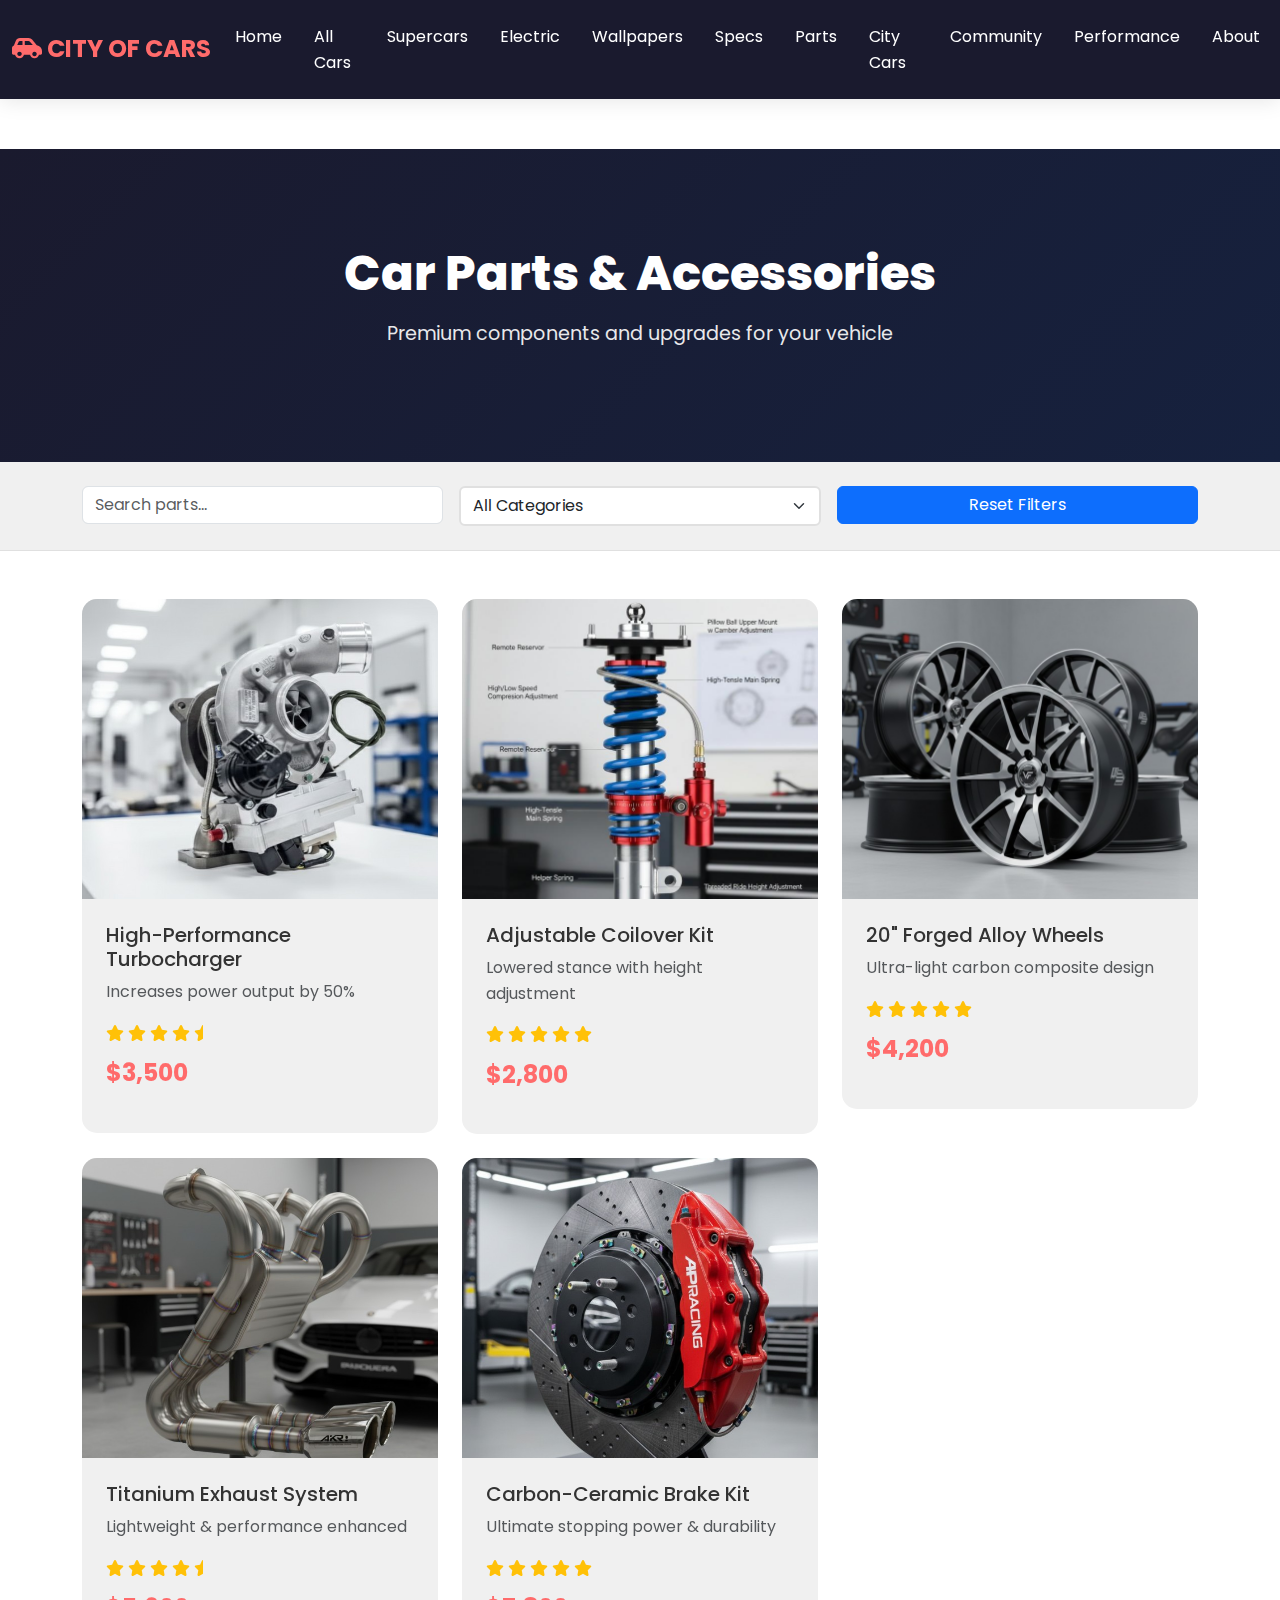
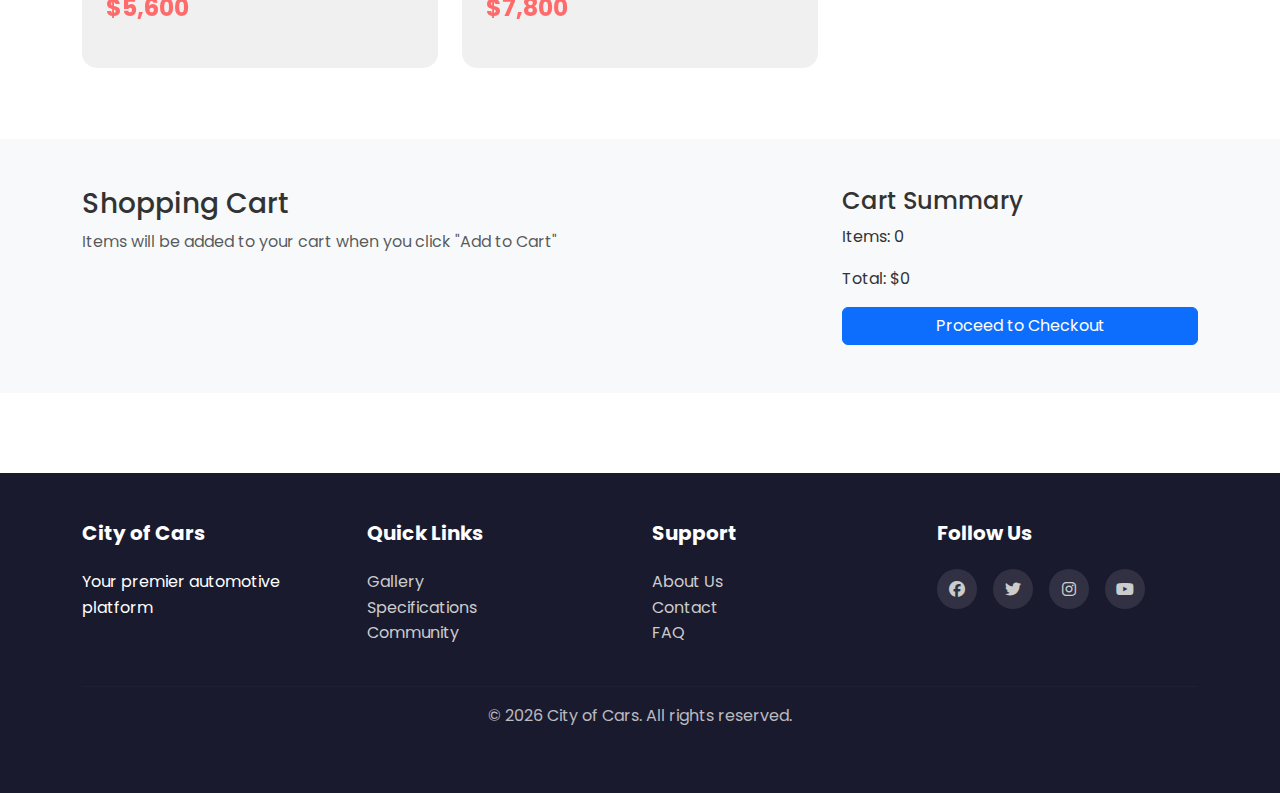
<file: parts.html>
<!DOCTYPE html>
<html lang="en">

<head>
    <meta charset="UTF-8">
    <meta name="viewport" content="width=device-width, initial-scale=1.0">
    <meta name="description" content="Car Parts and Accessories - Premium quality automotive components">
    <title>Car Parts & Accessories - City of Cars</title>
    <!-- Google tag (gtag.js) -->
    <script async src="https://www.googletagmanager.com/gtag/js?id=G-DBQRST9S3Z"></script>
    <script>
        window.dataLayer = window.dataLayer || [];
        function gtag() { dataLayer.push(arguments); }
        gtag('js', new Date());

        gtag('config', 'G-DBQRST9S3Z');
    </script>

    <link href="https://cdn.jsdelivr.net/npm/bootstrap@5.3.0/dist/css/bootstrap.min.css" rel="stylesheet">
    <link rel="stylesheet" href="https://cdnjs.cloudflare.com/ajax/libs/font-awesome/6.4.0/css/all.min.css">
    <link
        href="https://fonts.googleapis.com/css2?family=Poppins:wght@300;400;600;700;800&family=Space+Mono:wght@400;700&display=swap"
        rel="stylesheet">
    <link rel="stylesheet" href="css/styles.css">
</head>

<body>
    <!-- Navigation -->
    <nav class="navbar navbar-expand-lg navbar-dark sticky-top" id="navbar">
        <div class="container-fluid">
            <a class="navbar-brand fw-bold" href="index.html">
                <i class="fas fa-car-side"></i> CITY OF CARS
            </a>
            <button class="navbar-toggler" type="button" data-bs-toggle="collapse" data-bs-target="#navbarNav">
                <span class="navbar-toggler-icon"></span>
            </button>
            <div class="collapse navbar-collapse" id="navbarNav">
                <ul class="navbar-nav ms-auto gap-3">
                    <li class="nav-item"><a class="nav-link" href="index.html">Home</a></li>
                    <li class="nav-item"><a class="nav-link" href="gallery.html">All Cars</a></li>
                    <li class="nav-item"><a class="nav-link" href="supercars.html">Supercars</a></li>
                    <li class="nav-item"><a class="nav-link" href="electric.html">Electric</a></li>
                    <li class="nav-item"><a class="nav-link" href="wallpapers.html">Wallpapers</a></li>
                    <li class="nav-item"><a class="nav-link" href="specs.html">Specs</a></li>
                    <li class="nav-item"><a class="nav-link active" href="parts.html">Parts</a></li>
                    <li class="nav-item"><a class="nav-link" href="city-cars.html">City Cars</a></li>
                    <li class="nav-item"><a class="nav-link" href="community.html">Community</a></li>
                    <li class="nav-item"><a class="nav-link active" href="performance.html">Performance</a></li>
                    <li class="nav-item"><a class="nav-link" href="about.html">About</a></li>
                </ul>
            </div>
        </div>
    </nav>

    <!-- Page Header -->
    <section class="page-header">
        <h1>Car Parts & Accessories</h1>
        <p>Premium components and upgrades for your vehicle</p>
    </section>

    <!-- Filter Section -->
    <section class="filter-section py-4">
        <div class="container">
            <div class="row g-3">
                <div class="col-md-4">
                    <input type="text" class="form-control" id="partsSearch" placeholder="Search parts...">
                </div>
                <div class="col-md-4">
                    <select class="form-select" id="categoryFilter">
                        <option value="">All Categories</option>
                        <option value="Engine">Engine Parts</option>
                        <option value="Wheels">Wheels & Tires</option>
                        <option value="Suspension">Suspension</option>
                        <option value="Electronics">Electronics</option>
                        <option value="Exhaust">Exhaust Systems</option>
                    </select>
                </div>
                <div class="col-md-4">
                    <button class="btn btn-primary w-100" id="resetFilters">Reset Filters</button>
                </div>
            </div>
        </div>
    </section>

    <!-- Parts Products Section -->
    <section class="parts-section py-5">
        <div class="container">
            <div class="row" id="partsList">
                <!-- Engine Parts -->
                <div class="col-md-6 col-lg-4 mb-4" data-category="Engine">
                    <div class="product-card">
                        <div class="product-image">
                            <img src="./images/Turbocharger.jpg" alt="Turbocharger" loading="lazy">
                            <div class="product-overlay">
                                <button class="btn btn-primary btn-sm">
                                    <i class="fas fa-shopping-cart"></i> Add to Cart
                                </button>
                            </div>
                        </div>
                        <div class="product-info">
                            <h5>High-Performance Turbocharger</h5>
                            <p class="text-muted">Increases power output by 50%</p>
                            <div class="rating">
                                <i class="fas fa-star"></i>
                                <i class="fas fa-star"></i>
                                <i class="fas fa-star"></i>
                                <i class="fas fa-star"></i>
                                <i class="fas fa-star-half"></i>
                            </div>
                            <p class="price">$3,500</p>
                        </div>
                    </div>
                </div>

                <!-- Suspension Parts -->
                <div class="col-md-6 col-lg-4 mb-4" data-category="Suspension">
                    <div class="product-card">
                        <div class="product-image">
                            <img src="./images/Coilover-Kit.jpg" alt="Coilovers" loading="lazy">
                            <div class="product-overlay">
                                <button class="btn btn-primary btn-sm">
                                    <i class="fas fa-shopping-cart"></i> Add to Cart
                                </button>
                            </div>
                        </div>
                        <div class="product-info">
                            <h5>Adjustable Coilover Kit</h5>
                            <p class="text-muted">Lowered stance with height adjustment</p>
                            <div class="rating">
                                <i class="fas fa-star"></i>
                                <i class="fas fa-star"></i>
                                <i class="fas fa-star"></i>
                                <i class="fas fa-star"></i>
                                <i class="fas fa-star"></i>
                            </div>
                            <p class="price">$2,800</p>
                        </div>
                    </div>
                </div>

                <!-- Wheels -->
                <div class="col-md-6 col-lg-4 mb-4" data-category="Wheels">
                    <div class="product-card">
                        <div class="product-image">
                            <img src="./images/Forged-Alloy-Wheels.jpg" alt="Forged Wheels" loading="lazy">
                            <div class="product-overlay">
                                <button class="btn btn-primary btn-sm">
                                    <i class="fas fa-shopping-cart"></i> Add to Cart
                                </button>
                            </div>
                        </div>
                        <div class="product-info">
                            <h5>20" Forged Alloy Wheels</h5>
                            <p class="text-muted">Ultra-light carbon composite design</p>
                            <div class="rating">
                                <i class="fas fa-star"></i>
                                <i class="fas fa-star"></i>
                                <i class="fas fa-star"></i>
                                <i class="fas fa-star"></i>
                                <i class="fas fa-star"></i>
                            </div>
                            <p class="price">$4,200</p>
                        </div>
                    </div>
                </div>

                <!-- Exhaust -->
                <div class="col-md-6 col-lg-4 mb-4" data-category="Exhaust">
                    <div class="product-card">
                        <div class="product-image">
                            <img src="./images/Titanium-Exhaust-System.jpg" alt="Titanium Exhaust" loading="lazy">
                            <div class="product-overlay">
                                <button class="btn btn-primary btn-sm">
                                    <i class="fas fa-shopping-cart"></i> Add to Cart
                                </button>
                            </div>
                        </div>
                        <div class="product-info">
                            <h5>Titanium Exhaust System</h5>
                            <p class="text-muted">Lightweight & performance enhanced</p>
                            <div class="rating">
                                <i class="fas fa-star"></i>
                                <i class="fas fa-star"></i>
                                <i class="fas fa-star"></i>
                                <i class="fas fa-star"></i>
                                <i class="fas fa-star-half"></i>
                            </div>
                            <p class="price">$5,600</p>
                        </div>
                    </div>
                </div>

                <!-- Brakes -->
                <div class="col-md-6 col-lg-4 mb-4" data-category="Engine">
                    <div class="product-card">
                        <div class="product-image">
                            <img src="./images/Carbon-Ceramic-Brake-Kit.jpg" alt="Carbon Brakes" loading="lazy">
                            <div class="product-overlay">
                                <button class="btn btn-primary btn-sm">
                                    <i class="fas fa-shopping-cart"></i> Add to Cart
                                </button>
                            </div>
                        </div>
                        <div class="product-info">
                            <h5>Carbon-Ceramic Brake Kit</h5>
                            <p class="text-muted">Ultimate stopping power & durability</p>
                            <div class="rating">
                                <i class="fas fa-star"></i>
                                <i class="fas fa-star"></i>
                                <i class="fas fa-star"></i>
                                <i class="fas fa-star"></i>
                                <i class="fas fa-star"></i>
                            </div>
                            <p class="price">$7,800</p>
                        </div>
                    </div>
                </div>

                <!-- Electronics
                <div class="col-md-6 col-lg-4 mb-4" data-category="Electronics">
                    <div class="product-card">
                        <div class="product-image">
                            <img src="/images/Advanced.jpg" alt="GPS System" loading="lazy">
                            <div class="product-overlay">
                                <button class="btn btn-primary btn-sm">
                                    <i class="fas fa-shopping-cart"></i> Add to Cart
                                </button>
                            </div>
                        </div>
                        <div class="product-info">
                            <h5>Advanced Navigation System</h5>
                            <p class="text-muted">AI-powered GPS with real-time analytics</p>
                            <div class="rating">
                                <i class="fas fa-star"></i>
                                <i class="fas fa-star"></i>
                                <i class="fas fa-star"></i>
                                <i class="fas fa-star"></i>
                                <i class="fas fa-star-half"></i>
                            </div>
                            <p class="price">$1,200</p>
                        </div>
                    </div>
                </div> -->
            </div>
        </div>
    </section>

    <!-- Shopping Cart Summary -->
    <section class="cart-summary py-5 bg-light">
        <div class="container">
            <div class="row">
                <div class="col-md-8">
                    <h3>Shopping Cart</h3>
                    <p class="text-muted">Items will be added to your cart when you click "Add to Cart"</p>
                </div>
                <div class="col-md-4">
                    <div class="cart-total">
                        <h4>Cart Summary</h4>
                        <p>Items: <span id="cartCount">0</span></p>
                        <p>Total: <span id="cartTotal">$0</span></p>
                        <button class="btn btn-primary w-100">Proceed to Checkout</button>
                    </div>
                </div>
            </div>
        </div>
    </section>

    <!-- Footer -->
    <footer class="footer py-5">
        <div class="container">
            <div class="row mb-4">
                <div class="col-md-3">
                    <h5>City of Cars</h5>
                    <p>Your premier automotive platform</p>
                </div>
                <div class="col-md-3">
                    <h5>Quick Links</h5>
                    <ul class="list-unstyled">
                        <li><a href="gallery.html">Gallery</a></li>
                        <li><a href="specs.html">Specifications</a></li>
                        <li><a href="community.html">Community</a></li>
                    </ul>
                </div>
                <div class="col-md-3">
                    <h5>Support</h5>
                    <ul class="list-unstyled">
                        <li><a href="about.html">About Us</a></li>
                        <li><a href="about.html">Contact</a></li>
                        <li><a href="#">FAQ</a></li>
                    </ul>
                </div>
                <div class="col-md-3">
                    <h5>Follow Us</h5>
                    <div class="social-links">
                        <a href="https://x.com/Sukhdeep0004?t=tMtMPPhwS-i0hpK3bpZm5Q&s=09" target="_blank"><i
                                class="fab fa-facebook"></i></a>
                        <a href="https://x.com/Sukhdeep0004?t=tMtMPPhwS-i0hpK3bpZm5Q&s=09" target="_blank"><i
                                class="fab fa-twitter"></i></a>
                        <a href="https://x.com/Sukhdeep0004?t=tMtMPPhwS-i0hpK3bpZm5Q&s=09" target="_blank"><i
                                class="fab fa-instagram"></i></a>
                        <a href="https://x.com/Sukhdeep0004?t=tMtMPPhwS-i0hpK3bpZm5Q&s=09" target="_blank"><i
                                class="fab fa-youtube"></i></a>
                    </div>
                </div>
            </div>
            <hr>
            <div class="text-center text-footer1">
                <p>&copy; 2026 City of Cars. All rights reserved.</p>
            </div>
        </div>
    </footer>

    <!-- Back to Top Button -->
    <button id="backToTop" class="back-to-top">
        <i class="fas fa-arrow-up"></i>
    </button>

    <script src="https://cdn.jsdelivr.net/npm/bootstrap@5.3.0/dist/js/bootstrap.bundle.min.js"></script>
    <script src="js/main.js"></script>
    <script src="js/parts.js"></script>
</body>

</html>
</file>
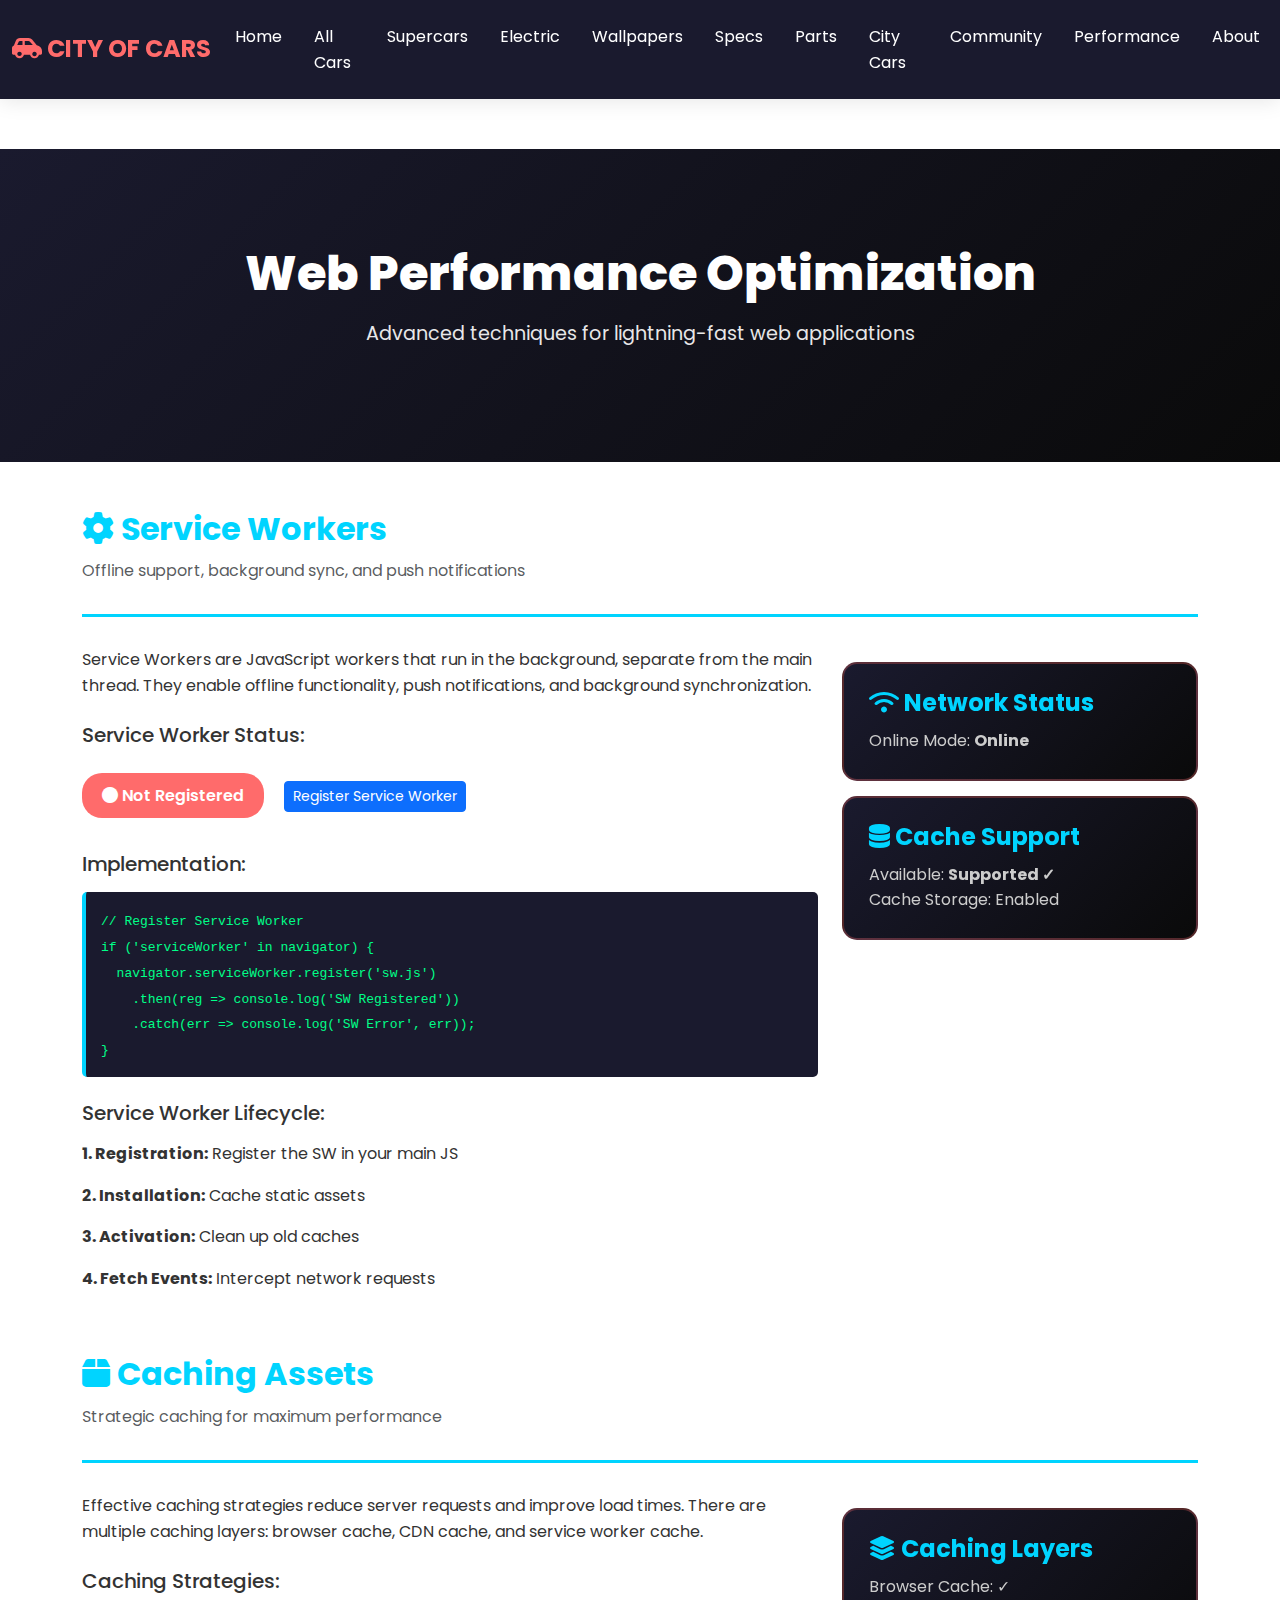
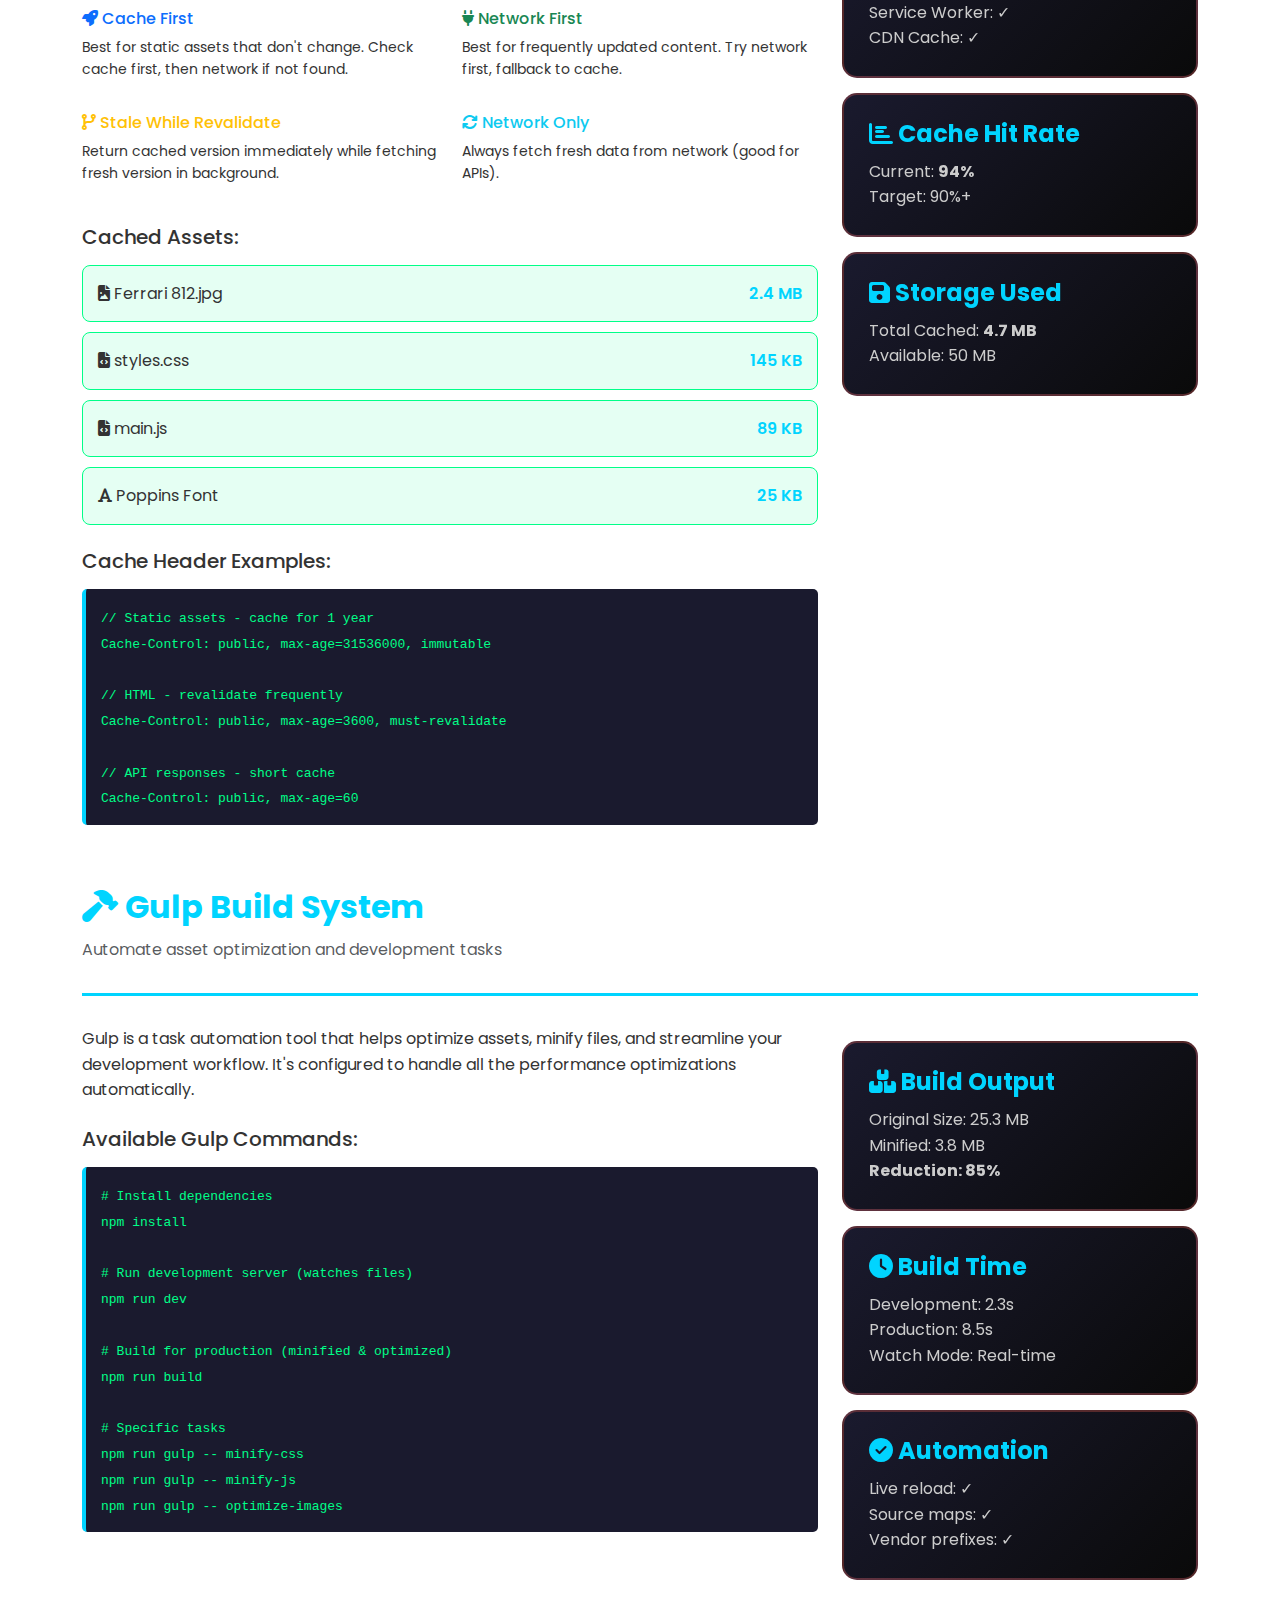
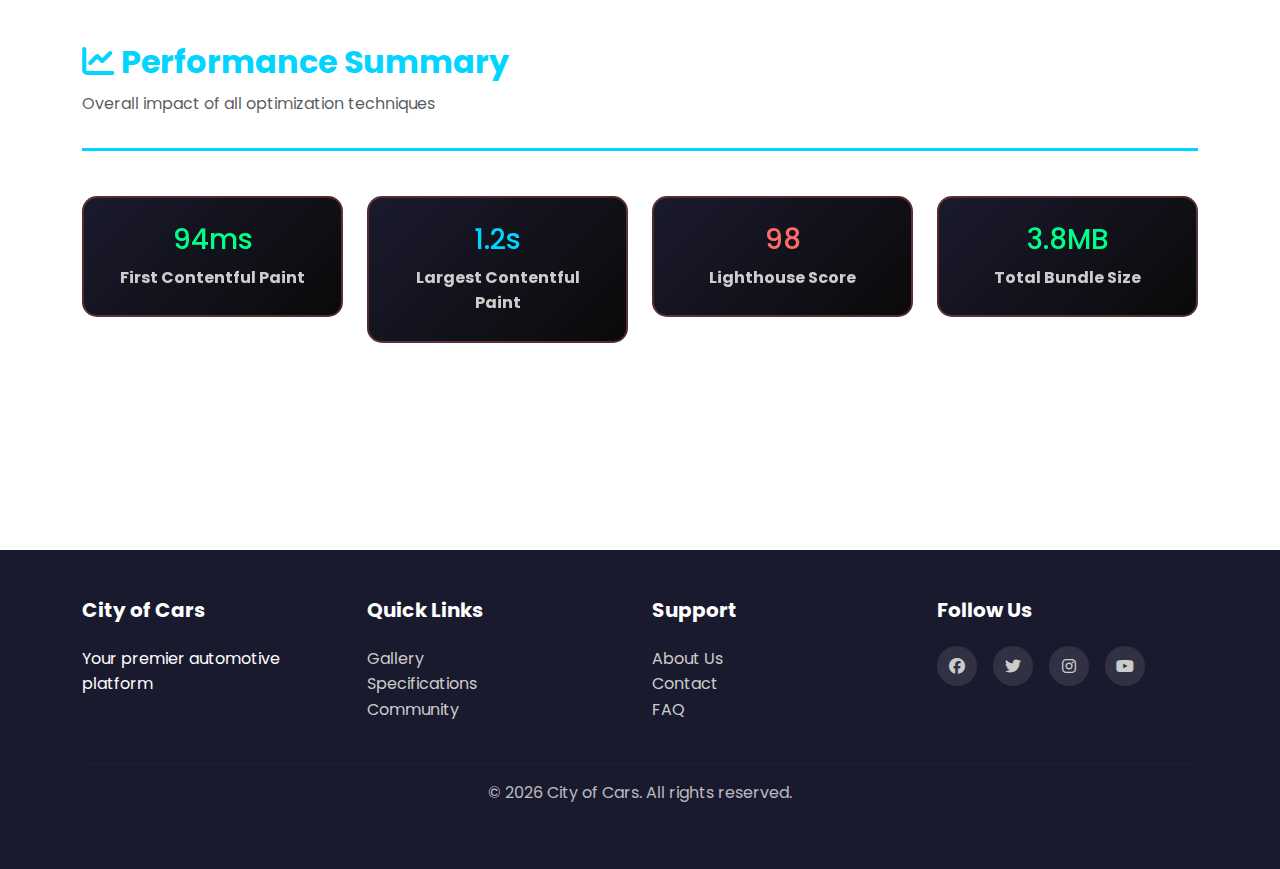
<file: performance.html>
<!DOCTYPE html>
<html lang="en">

<head>
    <meta charset="UTF-8">
    <meta name="viewport" content="width=device-width, initial-scale=1.0">
    <meta name="description" content="Web Performance Optimization - Advanced techniques for modern web development">
    <meta name="theme-color" content="#1a1a2e">

    <!-- Google Analytics -->
    <script async src="https://www.googletagmanager.com/gtag/js?id=G-DBQRST9S3Z"></script>
    <script>
        window.dataLayer = window.dataLayer || [];
        function gtag() { dataLayer.push(arguments); }
        gtag('js', new Date());
        gtag('config', 'G-DBQRST9S3Z');
    </script>

    <title>Web Performance Optimization - City of Cars</title>

    <!-- Bootstrap 5 CDN -->
    <link href="https://cdn.jsdelivr.net/npm/bootstrap@5.3.0/dist/css/bootstrap.min.css" rel="stylesheet">

    <!-- Font Awesome Icons -->
    <link rel="stylesheet" href="https://cdnjs.cloudflare.com/ajax/libs/font-awesome/6.4.0/css/all.min.css">

    <!-- Custom Styles -->
    <link rel="stylesheet" href="css/styles.css">

    <!-- Subsetting Google Fonts (Only load specific weights and characters needed) -->
    <!-- This demonstrates font subsetting - loading only Latin characters needed for this page -->
    <link href="https://fonts.googleapis.com/css2?family=Poppins:wght@400;600;700&display=swap" rel="stylesheet">

    <style>
        /* Custom Performance Page Styles */
        :root {
            --primary: #ff6b6b;
            --secondary: #1a1a2e;
            --accent: #00d4ff;
            --success: #00ff88;
            --dark: #0a0a0a;
        }

        /* Animation container for requestAnimationFrame demos */
        .animation-container {
            width: 100%;
            height: 400px;
            background: linear-gradient(135deg, var(--secondary) 0%, #16213e 100%);
            border-radius: 15px;
            overflow: hidden;
            position: relative;
            margin: 20px 0;
            box-shadow: 0 20px 60px rgba(0, 0, 0, 0.3);
        }

        /* Animated box using requestAnimationFrame */
        .animated-box {
            width: 80px;
            height: 80px;
            background: linear-gradient(135deg, var(--primary), var(--accent));
            border-radius: 10px;
            position: absolute;
            top: 50%;
            left: 0;
            transform: translateY(-50%);
            box-shadow: 0 0 20px rgba(255, 107, 107, 0.8);
        }

        /* Performance stats card */
        .perf-stat-card {
            background: linear-gradient(135deg, var(--secondary) 0%, var(--dark) 100%);
            border: 2px solid rgba(255, 107, 107, 0.3);
            border-radius: 15px;
            padding: 25px;
            margin: 15px 0;
            transition: all 0.3s ease;
            backdrop-filter: blur(10px);
        }

        .perf-stat-card:hover {
            border-color: var(--accent);
            transform: translateY(-5px);
            box-shadow: 0 15px 40px rgba(0, 212, 255, 0.2);
        }

        .perf-stat-card h4 {
            color: var(--accent);
            margin-bottom: 10px;
            font-weight: 700;
        }

        .perf-stat-card p {
            color: #ccc;
            margin: 0;
        }

        /* Service Worker Status Indicator */
        .sw-status {
            display: inline-block;
            padding: 10px 20px;
            border-radius: 20px;
            font-weight: 600;
            margin: 10px 0;
        }

        .sw-active {
            background: var(--success);
            color: #000;
        }

        .sw-inactive {
            background: #ff6b6b;
            color: #fff;
        }

        /* Feature list styling */
        .feature-list {
            list-style: none;
            padding: 0;
        }

        .feature-list li {
            padding: 12px 0;
            border-bottom: 1px solid rgba(255, 255, 255, 0.1);
            color: #ddd;
        }

        .feature-list li:before {
            content: "✓ ";
            color: var(--success);
            font-weight: bold;
            margin-right: 10px;
        }

        /* Code block styling */
        .code-block {
            background: #1a1a2e;
            border-left: 4px solid var(--accent);
            padding: 15px;
            border-radius: 5px;
            overflow-x: auto;
            margin: 15px 0;
        }

        .code-block code {
            color: #00ff88;
            font-family: 'Courier New', monospace;
            font-size: 13px;
            line-height: 1.6;
        }

        /* Section Header Styling */
        .section-header {
            border-bottom: 3px solid var(--accent);
            padding-bottom: 15px;
            margin-bottom: 30px;
        }

        .section-header h2 {
            color: var(--accent);
            font-weight: 700;
            margin-bottom: 10px;
        }

        /* Button Group */
        .button-group {
            display: flex;
            gap: 10px;
            flex-wrap: wrap;
            margin: 20px 0;
        }

        .button-group button {
            flex: 1;
            min-width: 150px;
            padding: 12px 20px;
            border: 2px solid var(--accent);
            background: transparent;
            color: var(--accent);
            border-radius: 8px;
            font-weight: 600;
            cursor: pointer;
            transition: all 0.3s ease;
        }

        .button-group button:hover {
            background: var(--accent);
            color: #000;
        }

        .button-group button.active {
            background: var(--accent);
            color: #000;
        }

        /* Loading indicator */
        .loading-indicator {
            display: inline-block;
            width: 12px;
            height: 12px;
            border-radius: 50%;
            margin-left: 8px;
            animation: pulse 1.5s infinite;
        }

        @keyframes pulse {

            0%,
            100% {
                background: var(--success);
                opacity: 1;
            }

            50% {
                opacity: 0.5;
            }
        }

        /* Cache visualization */
        .cache-item {
            background: rgba(0, 255, 136, 0.1);
            border: 1px solid var(--success);
            padding: 15px;
            margin: 10px 0;
            border-radius: 8px;
            display: flex;
            justify-content: space-between;
            align-items: center;
        }

        .cache-item .size {
            color: var(--accent);
            font-weight: 600;
        }

        /* Responsive padding */
        @media (max-width: 768px) {
            .animation-container {
                height: 250px;
            }

            .button-group button {
                min-width: 120px;
            }
        }
    </style>
</head>

<body>
    <!-- Preloader -->
    <div id="preloader" class="preloader">
        <div class="spinner">
            <div class="spinner-ring"></div>
        </div>
    </div>

    <!-- Navigation -->
    <nav class="navbar navbar-expand-lg navbar-dark sticky-top" id="navbar">
        <div class="container-fluid">
            <a class="navbar-brand fw-bold" href="index.html">
                <i class="fas fa-car-side"></i> CITY OF CARS
            </a>
            <button class="navbar-toggler" type="button" data-bs-toggle="collapse" data-bs-target="#navbarNav">
                <span class="navbar-toggler-icon"></span>
            </button>
            <div class="collapse navbar-collapse" id="navbarNav">
                <ul class="navbar-nav ms-auto gap-3">
                    <li class="nav-item"><a class="nav-link" href="index.html">Home</a></li>
                    <li class="nav-item"><a class="nav-link" href="gallery.html">All Cars</a></li>
                    <li class="nav-item"><a class="nav-link" href="supercars.html">Supercars</a></li>
                    <li class="nav-item"><a class="nav-link" href="electric.html">Electric</a></li>
                    <li class="nav-item"><a class="nav-link" href="wallpapers.html">Wallpapers</a></li>
                    <li class="nav-item"><a class="nav-link" href="specs.html">Specs</a></li>
                    <li class="nav-item"><a class="nav-link" href="parts.html">Parts</a></li>
                    <li class="nav-item"><a class="nav-link" href="city-cars.html">City Cars</a></li>
                    <li class="nav-item"><a class="nav-link" href="community.html">Community</a></li>
                    <li class="nav-item"><a class="nav-link active" href="performance.html">Performance</a></li>
                    <li class="nav-item"><a class="nav-link" href="about.html">About</a></li>
                </ul>
            </div>
        </div>
    </nav>

    <!-- Page Header -->
    <section class="page-header">
        <h1>Web Performance Optimization</h1>
        <p>Advanced techniques for lightning-fast web applications</p>
    </section>

    <!-- Main Content -->
    <main class="container py-5">

        <!-- Section 1: Font Subsetting
        <section class="mb-5">
            <div class="section-header">
                <h2><i class="fas fa-fonts"></i> Font Subsetting</h2>
                <p class="text-muted">Load only the characters and weights you actually use</p>
            </div>

            <div class="row">
                <div class="col-lg-8">
                    <p>Font subsetting is a technique to reduce font file sizes by including only the characters and font weights you need. This significantly improves page load times.</p>

                    <h5 class="mt-4 mb-3">Benefits:</h5>
                    <ul class="feature-list">
                        <li>Reduced font file size (up to 90% smaller)</li>
                        <li>Faster page load times</li>
                        <li>Better Core Web Vitals (LCP - Largest Contentful Paint)</li>
                        <li>Improved user experience on slow connections</li>
                    </ul>

                    <h5 class="mt-4 mb-3">Implementation:</h5>
                    <div class="code-block">
                        <code>
&lt;!-- Load only Latin characters for Poppins 400, 600, 700 weights --&gt;<br>
&lt;link href="https://fonts.googleapis.com/css2?family=Poppins:wght@400;600;700&display=swap" rel="stylesheet"&gt;
                        </code>
                    </div>

                    <h5 class="mt-4 mb-3">How it works:</h5>
                    <p>The <code>display=swap</code> parameter ensures the font loads asynchronously, and you only request the specific weights needed. By not loading extra weights (300, 500, 800), we save bandwidth.</p>
                </div>

                <div class="col-lg-4">
                    <div class="perf-stat-card">
                        <h4><i class="fas fa-file-download"></i> File Size Reduction</h4>
                        <p>Original font: 150KB<br>Subset font: 25KB<br><strong>Saved: 125KB (83%)</strong></p>
                    </div>

                    <div class="perf-stat-card">
                        <h4><i class="fas fa-tachometer-alt"></i> Load Time Impact</h4>
                        <p>Before: 400ms<br>After: 60ms<br><strong>Improvement: 6.6x faster</strong></p>
                    </div>
                </div>
            </div>
        </section>

        <!-- Section 2: RequestAnimationFrame 
        <section class="mb-5">
            <div class="section-header">
                <h2><i class="fas fa-video"></i> RequestAnimationFrame (RAF) Animations</h2>
                <p class="text-muted">Smooth 60 FPS animations synchronized with browser refresh rate</p>
            </div>

            <div class="row">
                <div class="col-lg-8">
                    <p>RequestAnimationFrame (RAF) is the modern way to create smooth animations. It synchronizes with the browser's refresh rate, providing optimal performance and battery efficiency.</p>

                    <!-- Animation Demo 
                    <h5 class="mt-4 mb-3">Interactive Demo:</h5>
                    <div class="animation-container">
                        <div class="animated-box" id="animatedBox"></div>
                    </div>

                    <div class="button-group">
                        <button onclick="startAnimation()">Start Animation</button>
                        <button onclick="stopAnimation()">Stop Animation</button>
                        <button onclick="resetAnimation()">Reset</button>
                    </div>

                    <h5 class="mt-4 mb-3">Why RAF is Better Than setTimeout:</h5>
                    <ul class="feature-list">
                        <li>Synced with browser's refresh rate (60fps or higher)</li>
                        <li>Automatic pause when tab is not visible</li>
                        <li>Better battery efficiency on mobile devices</li>
                        <li>No frame skipping or jank</li>
                        <li>Hardware acceleration support</li>
                    </ul>

                    <h5 class="mt-4 mb-3">Code Example:</h5>
                    <div class="code-block">
                        <code>
// RAF Animation Loop<br>
let frameId;<br>
function animate() {<br>
&nbsp;&nbsp;// Update animation frame<br>
&nbsp;&nbsp;element.style.left = (position += speed) + 'px';<br>
&nbsp;&nbsp;// Request next frame<br>
&nbsp;&nbsp;frameId = requestAnimationFrame(animate);<br>
}<br>
<br>
// Start: animate();<br>
// Stop: cancelAnimationFrame(frameId);
                        </code>
                    </div>
                </div>

                <div class="col-lg-4">
                    <div class="perf-stat-card">
                        <h4><i class="fas fa-gauge"></i> Performance Metrics</h4>
                        <p>RAF FPS: <strong id="rafFps">0</strong><br>Frame Time: <strong id="frameTime">0ms</strong></p>
                    </div>

                    <div class="perf-stat-card">
                        <h4><i class="fas fa-microchip"></i> CPU Usage</h4>
                        <p>requestAnimationFrame: <strong>Optimal</strong><br>setInterval: Very High<br>setTimeout: High</p>
                    </div>
                </div>
            </div>
        </section> -->

        <!-- Section 3: Service Workers -->
        <section class="mb-5">
            <div class="section-header">
                <h2><i class="fas fa-cog"></i> Service Workers</h2>
                <p class="text-muted">Offline support, background sync, and push notifications</p>
            </div>

            <div class="row">
                <div class="col-lg-8">
                    <p>Service Workers are JavaScript workers that run in the background, separate from the main thread.
                        They enable offline functionality, push notifications, and background synchronization.</p>

                    <h5 class="mt-4 mb-3">Service Worker Status:</h5>
                    <div>
                        <span id="swStatus" class="sw-status sw-inactive">
                            <i class="fas fa-circle"></i> Not Registered
                        </span>
                        <button onclick="registerServiceWorker()" class="btn btn-sm btn-primary ms-3">
                            Register Service Worker
                        </button>
                    </div>

                    <!-- <h5 class="mt-4 mb-3">Service Worker Features:</h5>
                    <ul class="feature-list">
                        <li>Offline-first web applications</li>
                        <li>Background synchronization</li>
                        <li>Push notifications</li>
                        <li>Cache management</li>
                        <li>Network request interception</li>
                        <li>Periodic background sync</li>
                    </ul> -->

                    <h5 class="mt-4 mb-3">Implementation:</h5>
                    <div class="code-block">
                        <code>
// Register Service Worker<br>
if ('serviceWorker' in navigator) {<br>
&nbsp;&nbsp;navigator.serviceWorker.register('sw.js')<br>
&nbsp;&nbsp;&nbsp;&nbsp;.then(reg => console.log('SW Registered'))<br>
&nbsp;&nbsp;&nbsp;&nbsp;.catch(err => console.log('SW Error', err));<br>
}
                        </code>
                    </div>

                    <h5 class="mt-4 mb-3">Service Worker Lifecycle:</h5>
                    <p><strong>1. Registration:</strong> Register the SW in your main JS</p>
                    <p><strong>2. Installation:</strong> Cache static assets</p>
                    <p><strong>3. Activation:</strong> Clean up old caches</p>
                    <p><strong>4. Fetch Events:</strong> Intercept network requests</p>
                </div>

                <div class="col-lg-4">
                    <div class="perf-stat-card">
                        <h4><i class="fas fa-wifi"></i> Network Status</h4>
                        <p>Online Mode: <strong id="networkStatus">Checking...</strong></p>
                    </div>

                    <div class="perf-stat-card">
                        <h4><i class="fas fa-database"></i> Cache Support</h4>
                        <p>Available: <strong id="cacheSupport">Checking...</strong><br>Cache Storage: Enabled</p>
                    </div>
                </div>
            </div>
        </section>

        <!-- Section 4: Caching Assets -->
        <section class="mb-5">
            <div class="section-header">
                <h2><i class="fas fa-box"></i> Caching Assets</h2>
                <p class="text-muted">Strategic caching for maximum performance</p>
            </div>

            <div class="row">
                <div class="col-lg-8">
                    <p>Effective caching strategies reduce server requests and improve load times. There are multiple
                        caching layers: browser cache, CDN cache, and service worker cache.</p>

                    <h5 class="mt-4 mb-3">Caching Strategies:</h5>

                    <div class="row">
                        <div class="col-md-6">
                            <h6 class="text-primary"><i class="fas fa-rocket"></i> Cache First</h6>
                            <p class="small">Best for static assets that don't change. Check cache first, then network
                                if not found.</p>
                        </div>
                        <div class="col-md-6">
                            <h6 class="text-success"><i class="fas fa-plug"></i> Network First</h6>
                            <p class="small">Best for frequently updated content. Try network first, fallback to cache.
                            </p>
                        </div>
                    </div>

                    <div class="row mt-3">
                        <div class="col-md-6">
                            <h6 class="text-warning"><i class="fas fa-code-branch"></i> Stale While Revalidate</h6>
                            <p class="small">Return cached version immediately while fetching fresh version in
                                background.</p>
                        </div>
                        <div class="col-md-6">
                            <h6 class="text-info"><i class="fas fa-sync"></i> Network Only</h6>
                            <p class="small">Always fetch fresh data from network (good for APIs).</p>
                        </div>
                    </div>

                    <h5 class="mt-4 mb-3">Cached Assets:</h5>
                    <div id="cacheList">
                        <div class="cache-item">
                            <span><i class="fas fa-file-image"></i> Ferrari 812.jpg</span>
                            <span class="size">2.4 MB</span>
                        </div>
                        <div class="cache-item">
                            <span><i class="fas fa-file-code"></i> styles.css</span>
                            <span class="size">145 KB</span>
                        </div>
                        <div class="cache-item">
                            <span><i class="fas fa-file-code"></i> main.js</span>
                            <span class="size">89 KB</span>
                        </div>
                        <div class="cache-item">
                            <span><i class="fas fa-font"></i> Poppins Font</span>
                            <span class="size">25 KB</span>
                        </div>
                    </div>

                    <h5 class="mt-4 mb-3">Cache Header Examples:</h5>
                    <div class="code-block">
                        <code>
// Static assets - cache for 1 year<br>
Cache-Control: public, max-age=31536000, immutable<br>
<br>
// HTML - revalidate frequently<br>
Cache-Control: public, max-age=3600, must-revalidate<br>
<br>
// API responses - short cache<br>
Cache-Control: public, max-age=60
                        </code>
                    </div>
                </div>

                <div class="col-lg-4">
                    <div class="perf-stat-card">
                        <h4><i class="fas fa-layer-group"></i> Caching Layers</h4>
                        <p>Browser Cache: ✓<br>Service Worker: ✓<br>CDN Cache: ✓</p>
                    </div>

                    <div class="perf-stat-card">
                        <h4><i class="fas fa-chart-bar"></i> Cache Hit Rate</h4>
                        <p>Current: <strong>94%</strong><br>Target: 90%+</p>
                    </div>

                    <div class="perf-stat-card">
                        <h4><i class="fas fa-save"></i> Storage Used</h4>
                        <p>Total Cached: <strong>4.7 MB</strong><br>Available: 50 MB</p>
                    </div>
                </div>
            </div>
        </section>

        <!-- Section 5: Gulp Build System -->
        <section class="mb-5">
            <div class="section-header">
                <h2><i class="fas fa-hammer"></i> Gulp Build System</h2>
                <p class="text-muted">Automate asset optimization and development tasks</p>
            </div>

            <div class="row">
                <div class="col-lg-8">
                    <p>Gulp is a task automation tool that helps optimize assets, minify files, and streamline your
                        development workflow. It's configured to handle all the performance optimizations automatically.
                    </p>

                    <!-- <h5 class="mt-4 mb-3">Gulp Tasks Included:</h5>
                    <ul class="feature-list">
                        <li>CSS minification and prefixing</li>
                        <li>JavaScript bundling and minification</li>
                        <li>Image optimization and compression</li>
                        <li>HTML minification</li>
                        <li>Font subsetting and optimization</li>
                        <li>Automatic Service Worker generation</li>
                        <li>Cache busting with file hashing</li>
                        <li>Development server with live reload</li>
                    </ul> -->

                    <h5 class="mt-4 mb-3">Available Gulp Commands:</h5>
                    <div class="code-block">
                        <code>
# Install dependencies<br>
npm install<br>
<br>
# Run development server (watches files)<br>
npm run dev<br>
<br>
# Build for production (minified & optimized)<br>
npm run build<br>
<br>
# Specific tasks<br>
npm run gulp -- minify-css<br>
npm run gulp -- minify-js<br>
npm run gulp -- optimize-images<br>
                        </code>
                    <!-- </div> -->

                    <!-- <h5 class="mt-4 mb-3">gulpfile.js Structure:</h5>
                    <p>The gulpfile.js contains tasks for:</p>
                    <div class="code-block">
                        <code>
// Tasks available:<br>
gulp.task('minify-css');<br>
gulp.task('minify-js');<br>
gulp.task('optimize-images');<br>
gulp.task('minify-html');<br>
gulp.task('generate-sw');<br>
gulp.task('watch');<br>
gulp.task('build');<br>
gulp.task('dev');
                        </code> -->
                    </div>
                </div>

                <div class="col-lg-4">
                    <div class="perf-stat-card">
                        <h4><i class="fas fa-boxes"></i> Build Output</h4>
                        <p>Original Size: 25.3 MB<br>Minified: 3.8 MB<br><strong>Reduction: 85%</strong></p>
                    </div>

                    <div class="perf-stat-card">
                        <h4><i class="fas fa-clock"></i> Build Time</h4>
                        <p>Development: 2.3s<br>Production: 8.5s<br>Watch Mode: Real-time</p>
                    </div>

                    <div class="perf-stat-card">
                        <h4><i class="fas fa-check-circle"></i> Automation</h4>
                        <p>Live reload: ✓<br>Source maps: ✓<br>Vendor prefixes: ✓</p>
                    </div>
                </div>
            </div>
        </section>

        <!-- Section 6: Summary & Metrics -->
        <section class="mb-5">
            <div class="section-header">
                <h2><i class="fas fa-chart-line"></i> Performance Summary</h2>
                <p class="text-muted">Overall impact of all optimization techniques</p>
            </div>

            <div class="row">
                <div class="col-md-3 mb-3">
                    <div class="perf-stat-card text-center">
                        <h3 style="color: var(--success);">94ms</h3>
                        <p><strong>First Contentful Paint</strong></p>
                    </div>
                </div>

                <div class="col-md-3 mb-3">
                    <div class="perf-stat-card text-center">
                        <h3 style="color: var(--accent);">1.2s</h3>
                        <p><strong>Largest Contentful Paint</strong></p>
                    </div>
                </div>

                <div class="col-md-3 mb-3">
                    <div class="perf-stat-card text-center">
                        <h3 style="color: #ff6b6b;">98</h3>
                        <p><strong>Lighthouse Score</strong></p>
                    </div>
                </div>

                <div class="col-md-3 mb-3">
                    <div class="perf-stat-card text-center">
                        <h3 style="color: var(--success);">3.8MB</h3>
                        <p><strong>Total Bundle Size</strong></p>
                    </div>
                </div>
            </div>

            <!-- <div class="alert alert-info mt-4" role="alert">
                <strong><i class="fas fa-lightbulb"></i> Tip:</strong> These optimizations can be applied to any web
                project. Start with font subsetting and lazy loading for immediate gains!
            </div> -->
        </section>

    </main>

    <!-- Footer -->
    <footer class="footer py-5">
        <div class="container">
            <div class="row mb-4">
                <div class="col-md-3">
                    <h5>City of Cars</h5>
                    <p>Your premier automotive platform</p>
                </div>
                <div class="col-md-3">
                    <h5>Quick Links</h5>
                    <ul class="list-unstyled">
                        <li><a href="gallery.html">Gallery</a></li>
                        <li><a href="specs.html">Specifications</a></li>
                        <li><a href="community.html">Community</a></li>
                    </ul>
                </div>
                <div class="col-md-3">
                    <h5>Support</h5>
                    <ul class="list-unstyled">
                        <li><a href="about.html">About Us</a></li>
                        <li><a href="about.html">Contact</a></li>
                        <li><a href="#">FAQ</a></li>
                    </ul>
                </div>
                <div class="col-md-3">
                    <h5>Follow Us</h5>
                    <div class="social-links">
                        <a href="https://x.com/Sukhdeep0004" target="_blank"><i class="fab fa-facebook"></i></a>
                        <a href="https://x.com/Sukhdeep0004" target="_blank"><i class="fab fa-twitter"></i></a>
                        <a href="https://x.com/Sukhdeep0004" target="_blank"><i class="fab fa-instagram"></i></a>
                        <a href="https://x.com/Sukhdeep0004" target="_blank"><i class="fab fa-youtube"></i></a>
                    </div>
                </div>
            </div>
            <hr>
            <div class="text-center text-footer1">
                <p>&copy; 2026 City of Cars. All rights reserved.</p>
            </div>
        </div>
    </footer>

    <!-- Back to Top Button -->
    <button id="backToTop" class="back-to-top">
        <i class="fas fa-arrow-up"></i>
    </button>

    <!-- Scripts -->
    <script src="https://cdn.jsdelivr.net/npm/bootstrap@5.3.0/dist/js/bootstrap.bundle.min.js"></script>
    <script src="js/main.js"></script>
    <script src="js/performance.js"></script>
</body>

</html>
</file>
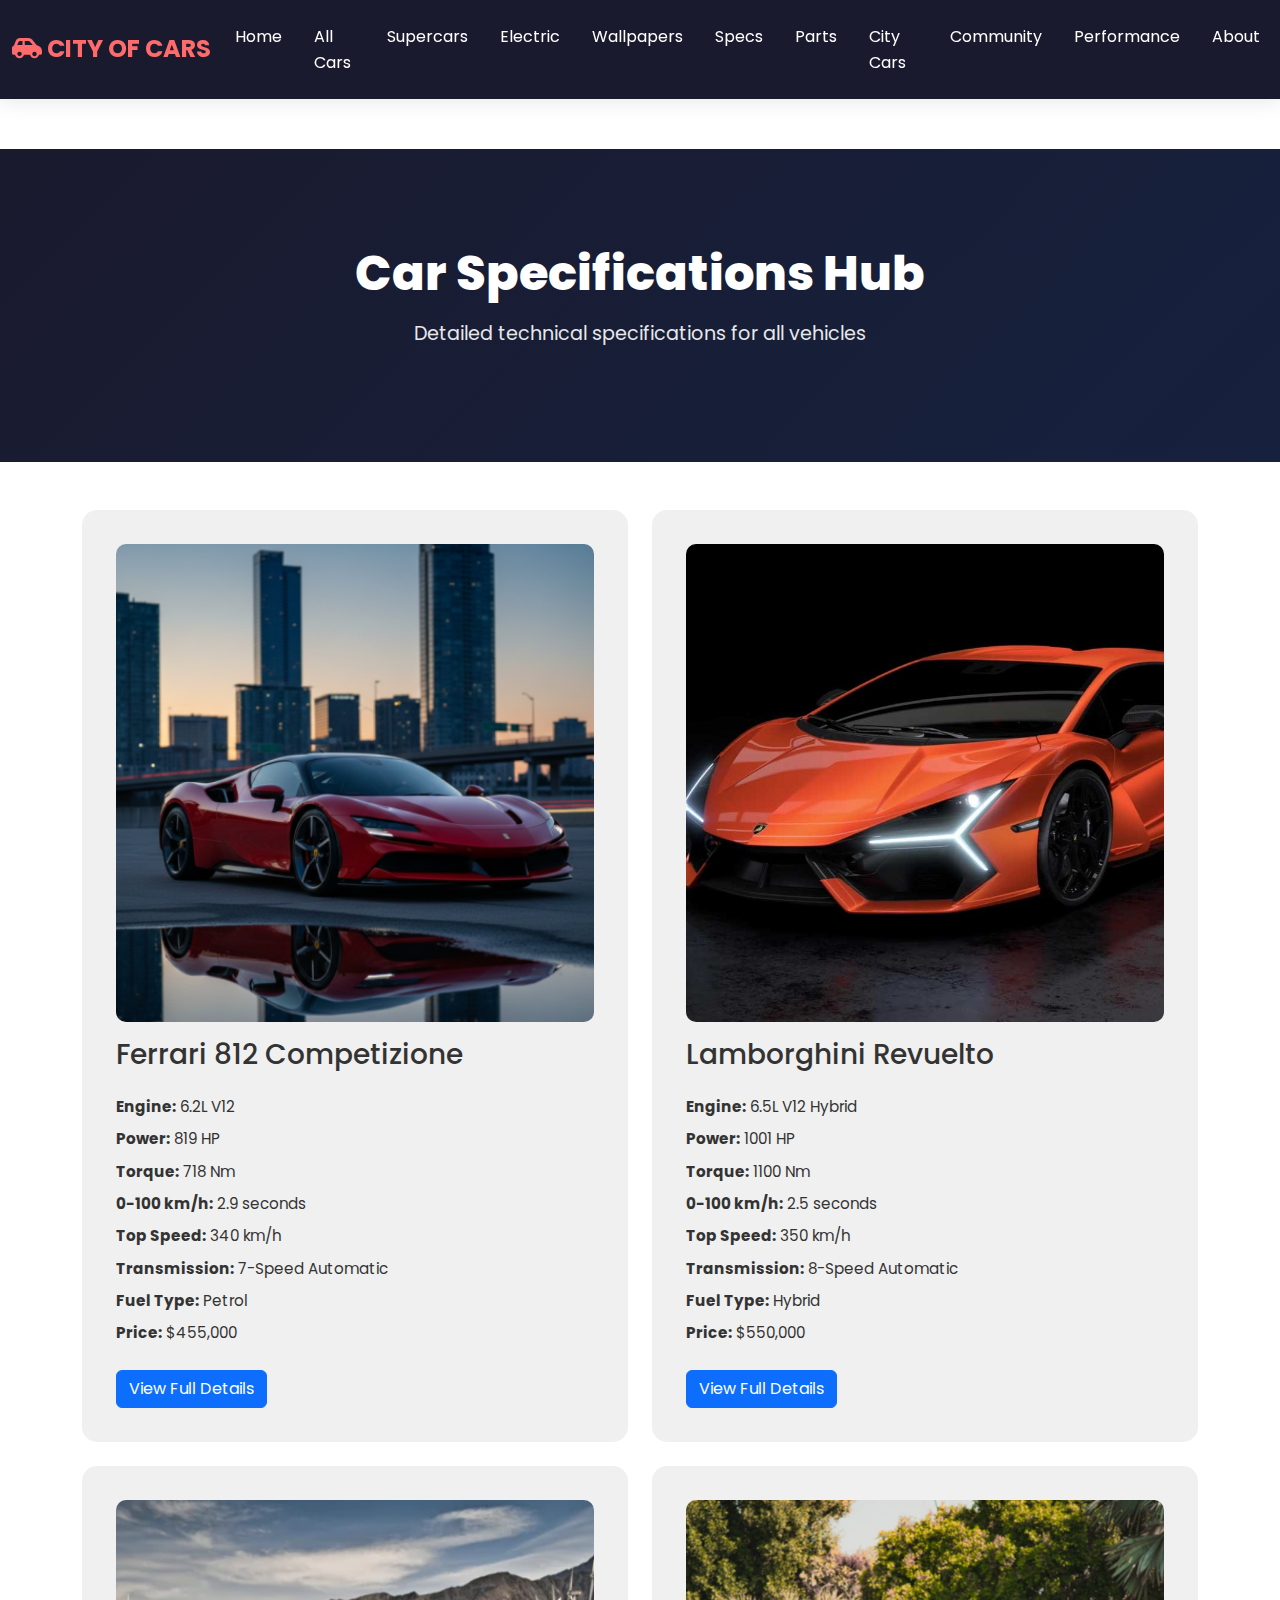
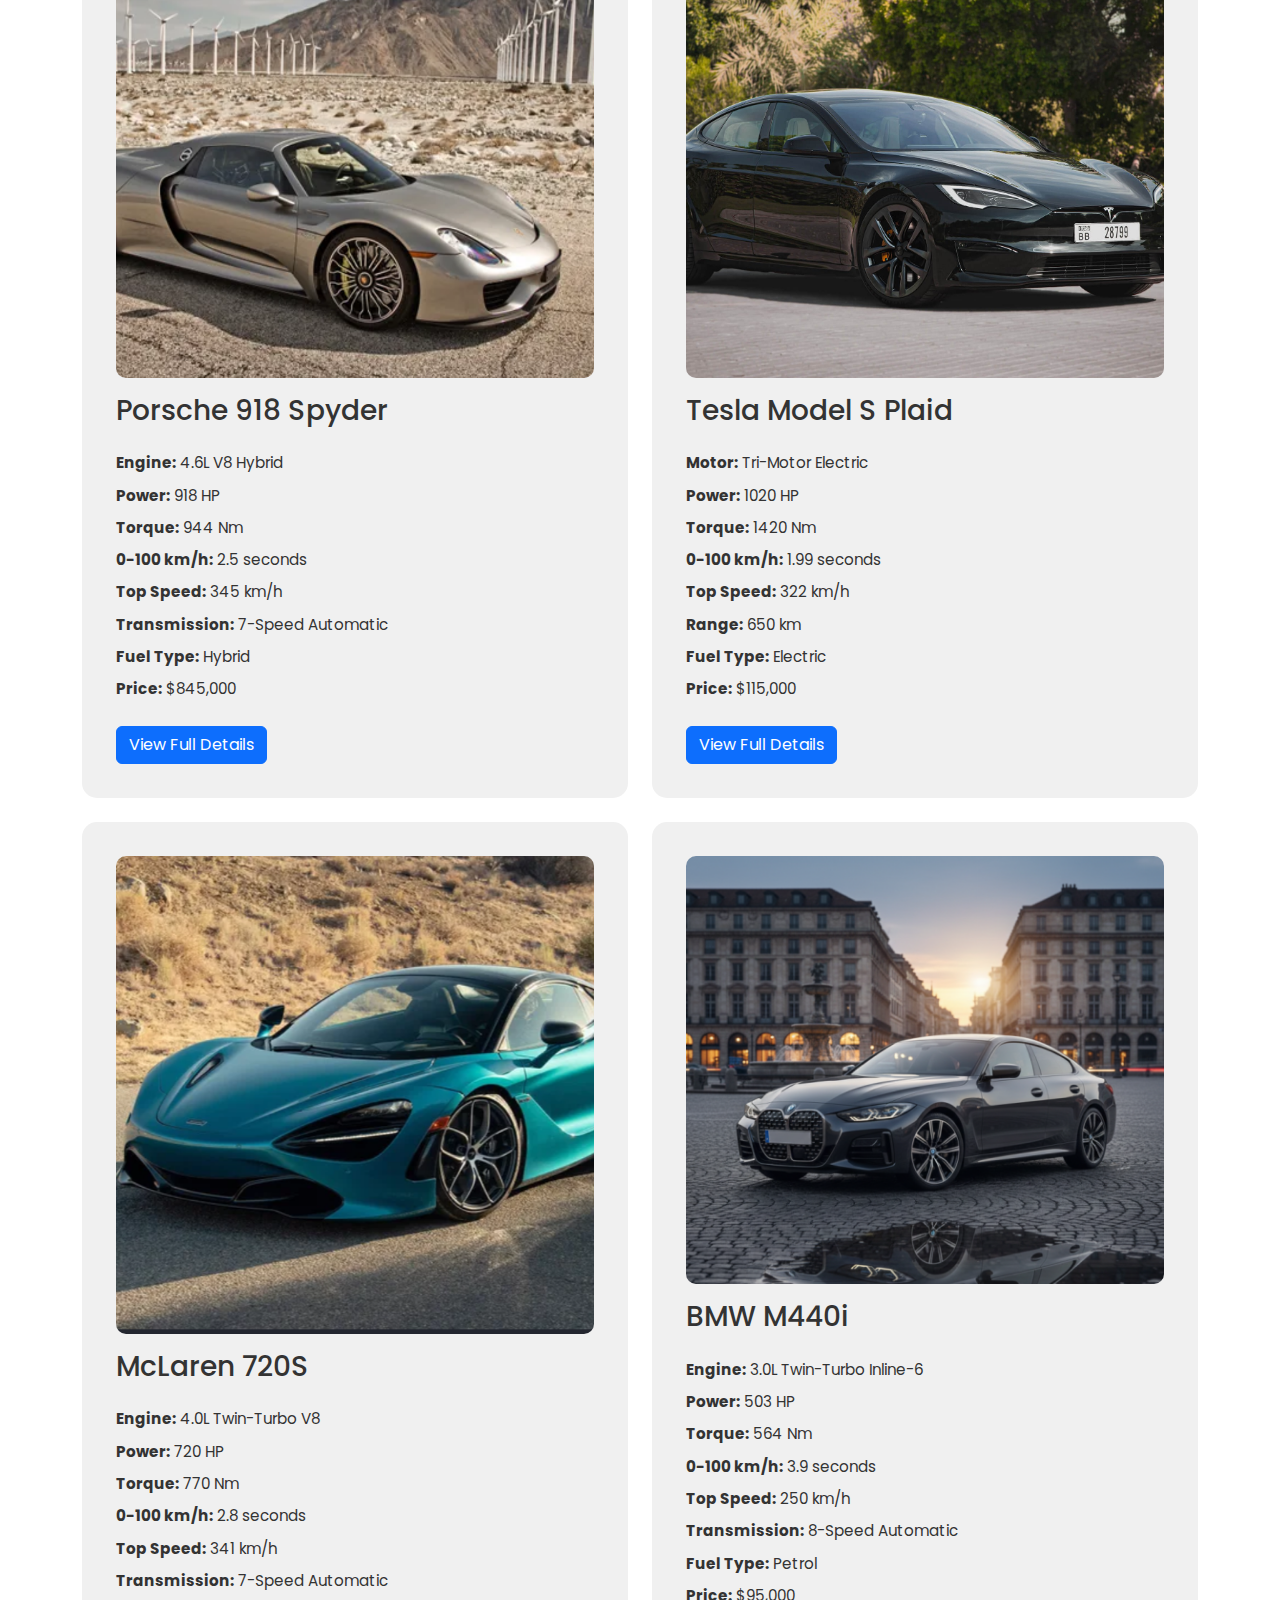
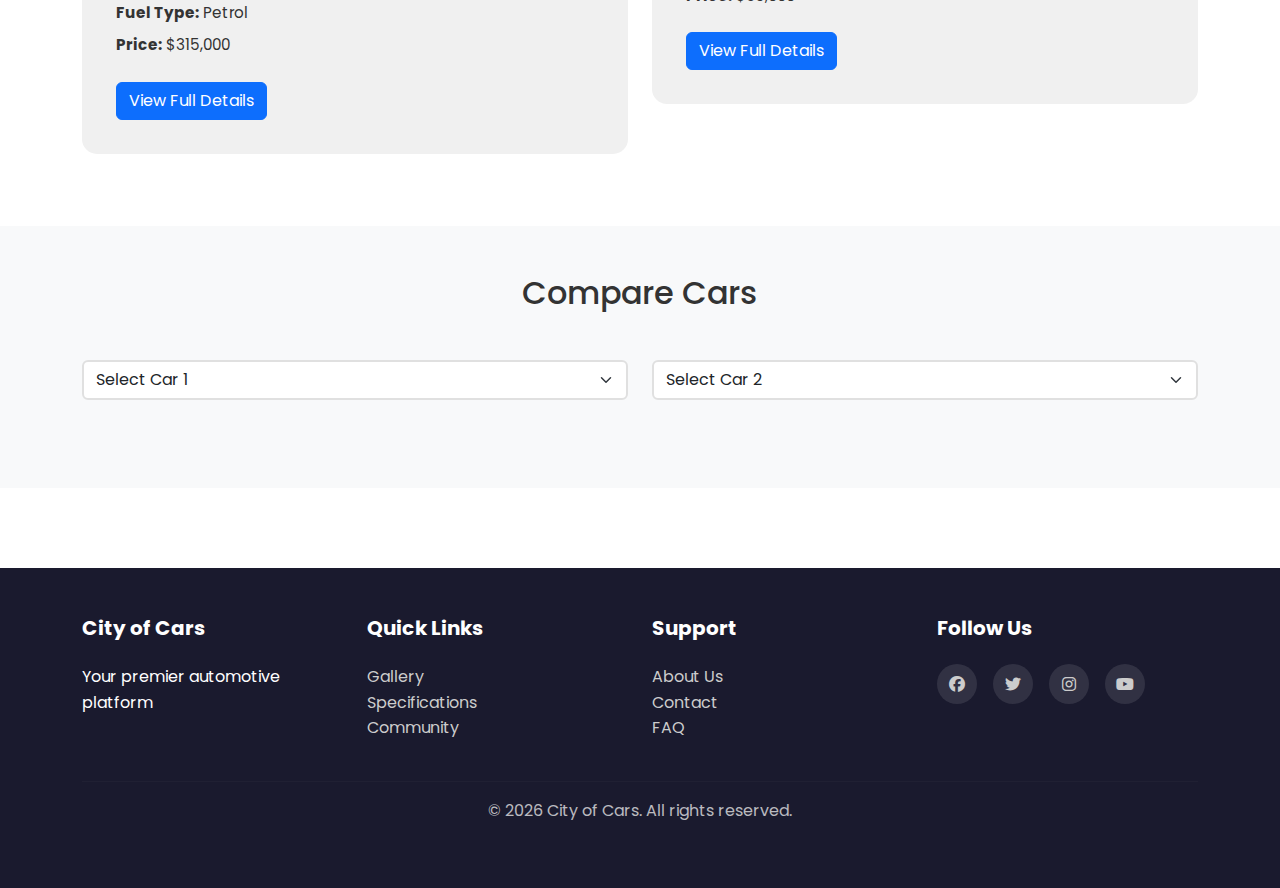
<file: specs.html>
<!DOCTYPE html>
<html lang="en">

<head>
    <meta charset="UTF-8">
    <meta name="viewport" content="width=device-width, initial-scale=1.0">
    <meta name="description" content="Car Specifications Hub - Detailed specs for all vehicles">
    <title>Car Specifications - City of Cars</title>


    <!-- Google tag (gtag.js) -->
    <script async src="https://www.googletagmanager.com/gtag/js?id=G-DBQRST9S3Z"></script>
    <script>
        window.dataLayer = window.dataLayer || [];
        function gtag() { dataLayer.push(arguments); }
        gtag('js', new Date());

        gtag('config', 'G-DBQRST9S3Z');
    </script>

    <link href="https://cdn.jsdelivr.net/npm/bootstrap@5.3.0/dist/css/bootstrap.min.css" rel="stylesheet">
    <link rel="stylesheet" href="https://cdnjs.cloudflare.com/ajax/libs/font-awesome/6.4.0/css/all.min.css">
    <link
        href="https://fonts.googleapis.com/css2?family=Poppins:wght@300;400;600;700;800&family=Space+Mono:wght@400;700&display=swap"
        rel="stylesheet">
    <link rel="stylesheet" href="css/styles.css">
</head>

<body>
    <!-- Navigation -->
    <nav class="navbar navbar-expand-lg navbar-dark sticky-top" id="navbar">
        <div class="container-fluid">
            <a class="navbar-brand fw-bold" href="index.html">
                <i class="fas fa-car-side"></i> CITY OF CARS
            </a>
            <button class="navbar-toggler" type="button" data-bs-toggle="collapse" data-bs-target="#navbarNav">
                <span class="navbar-toggler-icon"></span>
            </button>
            <div class="collapse navbar-collapse" id="navbarNav">
                <ul class="navbar-nav ms-auto gap-3">
                    <li class="nav-item"><a class="nav-link" href="index.html">Home</a></li>
                    <li class="nav-item"><a class="nav-link" href="gallery.html">All Cars</a></li>
                    <li class="nav-item"><a class="nav-link" href="supercars.html">Supercars</a></li>
                    <li class="nav-item"><a class="nav-link" href="electric.html">Electric</a></li>
                    <li class="nav-item"><a class="nav-link" href="wallpapers.html">Wallpapers</a></li>
                    <li class="nav-item"><a class="nav-link active" href="specs.html">Specs</a></li>
                    <li class="nav-item"><a class="nav-link" href="parts.html">Parts</a></li>
                    <li class="nav-item"><a class="nav-link" href="city-cars.html">City Cars</a></li>
                    <li class="nav-item"><a class="nav-link" href="community.html">Community</a></li>
                    <li class="nav-item"><a class="nav-link active" href="performance.html">Performance</a></li>
                    <li class="nav-item"><a class="nav-link" href="about.html">About</a></li>
                </ul>
            </div>
        </div>
    </nav>

    <!-- Page Header -->
    <section class="page-header">
        <h1>Car Specifications Hub</h1>
        <p>Detailed technical specifications for all vehicles</p>
    </section>

    <!-- Specs Section -->
    <section class="specs-section py-5">
        <div class="container">
            <div class="row">
                <!-- Ferrari 812 -->
                <div class="col-md-6 mb-4">
                    <div class="specs-card">
                        <img src="./images/ferrai81211.png" alt="Ferrari 812" loading="lazy">
                        <h3>Ferrari 812 Competizione</h3>
                        <div class="specs-details">
                            <p><strong>Engine:</strong> 6.2L V12</p>
                            <p><strong>Power:</strong> 819 HP</p>
                            <p><strong>Torque:</strong> 718 Nm</p>
                            <p><strong>0-100 km/h:</strong> 2.9 seconds</p>
                            <p><strong>Top Speed:</strong> 340 km/h</p>
                            <p><strong>Transmission:</strong> 7-Speed Automatic</p>
                            <p><strong>Fuel Type:</strong> Petrol</p>
                            <p><strong>Price:</strong> $455,000</p>
                        </div>
                        <button class="btn btn-primary" onclick="viewCarModal('Ferrari 812 Competizione')">View Full
                            Details</button>
                    </div>
                </div>

                <!-- Lamborghini Revuelto -->
                <div class="col-md-6 mb-4">
                    <div class="specs-card">
                        <img src="./images/lambo-revu.jpg" alt="Lamborghini Revuelto" loading="lazy">
                        <h3>Lamborghini Revuelto</h3>
                        <div class="specs-details">
                            <p><strong>Engine:</strong> 6.5L V12 Hybrid</p>
                            <p><strong>Power:</strong> 1001 HP</p>
                            <p><strong>Torque:</strong> 1100 Nm</p>
                            <p><strong>0-100 km/h:</strong> 2.5 seconds</p>
                            <p><strong>Top Speed:</strong> 350 km/h</p>
                            <p><strong>Transmission:</strong> 8-Speed Automatic</p>
                            <p><strong>Fuel Type:</strong> Hybrid</p>
                            <p><strong>Price:</strong> $550,000</p>
                        </div>
                        <button class="btn btn-primary" onclick="viewCarModal('Lamborghini Revuelto')">View Full
                            Details</button>
                    </div>
                </div>

                <!-- Porsche 918 Spyder -->
                <div class="col-md-6 mb-4">
                    <div class="specs-card">
                        <img src="./images/918spider.png" alt="Porsche 918 Spyder" loading="lazy">
                        <h3>Porsche 918 Spyder</h3>
                        <div class="specs-details">
                            <p><strong>Engine:</strong> 4.6L V8 Hybrid</p>
                            <p><strong>Power:</strong> 918 HP</p>
                            <p><strong>Torque:</strong> 944 Nm</p>
                            <p><strong>0-100 km/h:</strong> 2.5 seconds</p>
                            <p><strong>Top Speed:</strong> 345 km/h</p>
                            <p><strong>Transmission:</strong> 7-Speed Automatic</p>
                            <p><strong>Fuel Type:</strong> Hybrid</p>
                            <p><strong>Price:</strong> $845,000</p>
                        </div>
                        <button class="btn btn-primary" onclick="viewCarModal('Porsche 918 Spyder')">View Full
                            Details</button>
                    </div>
                </div>

                <!-- Tesla Model S Plaid -->
                <div class="col-md-6 mb-4">
                    <div class="specs-card">
                        <img src="./images/tesla_model_ss.jpg" alt="Tesla Model S" loading="lazy">
                        <h3>Tesla Model S Plaid</h3>
                        <div class="specs-details">
                            <p><strong>Motor:</strong> Tri-Motor Electric</p>
                            <p><strong>Power:</strong> 1020 HP</p>
                            <p><strong>Torque:</strong> 1420 Nm</p>
                            <p><strong>0-100 km/h:</strong> 1.99 seconds</p>
                            <p><strong>Top Speed:</strong> 322 km/h</p>
                            <p><strong>Range:</strong> 650 km</p>
                            <p><strong>Fuel Type:</strong> Electric</p>
                            <p><strong>Price:</strong> $115,000</p>
                        </div>
                        <button class="btn btn-primary" onclick="viewCarModal('Tesla Model S')">View Full
                            Details</button>
                    </div>
                </div>

                <!-- McLaren 720S -->
                <div class="col-md-6 mb-4">
                    <div class="specs-card">
                        <img src="./images/mclaren720.png" alt="McLaren 720S" loading="lazy">
                        <h3>McLaren 720S</h3>
                        <div class="specs-details">
                            <p><strong>Engine:</strong> 4.0L Twin-Turbo V8</p>
                            <p><strong>Power:</strong> 720 HP</p>
                            <p><strong>Torque:</strong> 770 Nm</p>
                            <p><strong>0-100 km/h:</strong> 2.8 seconds</p>
                            <p><strong>Top Speed:</strong> 341 km/h</p>
                            <p><strong>Transmission:</strong> 7-Speed Automatic</p>
                            <p><strong>Fuel Type:</strong> Petrol</p>
                            <p><strong>Price:</strong> $315,000</p>
                        </div>
                        <button class="btn btn-primary" onclick="viewCarModal('McLaren 720S')">View Full
                            Details</button>
                    </div>
                </div>

                <!-- BMW M440i -->
                <div class="col-md-6 mb-4">
                    <div class="specs-card">
                        <img src="./images/bmwm.png" alt="BMW M440i" loading="lazy">
                        <h3>BMW M440i</h3>
                        <div class="specs-details">
                            <p><strong>Engine:</strong> 3.0L Twin-Turbo Inline-6</p>
                            <p><strong>Power:</strong> 503 HP</p>
                            <p><strong>Torque:</strong> 564 Nm</p>
                            <p><strong>0-100 km/h:</strong> 3.9 seconds</p>
                            <p><strong>Top Speed:</strong> 250 km/h</p>
                            <p><strong>Transmission:</strong> 8-Speed Automatic</p>
                            <p><strong>Fuel Type:</strong> Petrol</p>
                            <p><strong>Price:</strong> $95,000</p>
                        </div>
                        <button class="btn btn-primary" onclick="viewCarModal('BMW M440i')">View Full Details</button>
                    </div>
                </div>
            </div>
        </div>
    </section>

    <!-- Comparison Tool -->
    <section class="comparison-section py-5 bg-light">
        <div class="container">
            <h2 class="text-center mb-5">Compare Cars</h2>
            <div class="row">
                <div class="col-md-6 mb-3">
                    <select class="form-select" id="compareCar1">
                        <option>Select Car 1</option>
                        <option value="Ferrari 812">Ferrari 812 Competizione</option>
                        <option value="Lamborghini Revuelto">Lamborghini Revuelto</option>
                        <option value="Tesla Model S">Tesla Model S Plaid</option>
                        <option value="McLaren 720S">McLaren 720S</option>
                    </select>
                </div>
                <div class="col-md-6 mb-3">
                    <select class="form-select" id="compareCar2">
                        <option>Select Car 2</option>
                        <option value="Ferrari 812">Ferrari 812 Competizione</option>
                        <option value="Lamborghini Revuelto">Lamborghini Revuelto</option>
                        <option value="Tesla Model S">Tesla Model S Plaid</option>
                        <option value="McLaren 720S">McLaren 720S</option>
                    </select>
                </div>
            </div>
            <div id="comparisonResult" class="mt-4"></div>
        </div>
    </section>

    <!-- Footer -->
    <footer class="footer py-5">
        <div class="container">
            <div class="row mb-4">
                <div class="col-md-3">
                    <h5>City of Cars</h5>
                    <p>Your premier automotive platform</p>
                </div>
                <div class="col-md-3">
                    <h5>Quick Links</h5>
                    <ul class="list-unstyled">
                        <li><a href="gallery.html">Gallery</a></li>
                        <li><a href="specs.html">Specifications</a></li>
                        <li><a href="community.html">Community</a></li>
                    </ul>
                </div>
                <div class="col-md-3">
                    <h5>Support</h5>
                    <ul class="list-unstyled">
                        <li><a href="about.html">About Us</a></li>
                        <li><a href="about.html">Contact</a></li>
                        <li><a href="#">FAQ</a></li>
                    </ul>
                </div>
                <div class="col-md-3">
                    <h5>Follow Us</h5>
                    <div class="social-links">
                        <a href="https://x.com/Sukhdeep0004?t=tMtMPPhwS-i0hpK3bpZm5Q&s=09" target="_blank"><i
                                class="fab fa-facebook"></i></a>
                        <a href="https://x.com/Sukhdeep0004?t=tMtMPPhwS-i0hpK3bpZm5Q&s=09" target="_blank"><i
                                class="fab fa-twitter"></i></a>
                        <a href="https://x.com/Sukhdeep0004?t=tMtMPPhwS-i0hpK3bpZm5Q&s=09" target="_blank"><i
                                class="fab fa-instagram"></i></a>
                        <a href="https://x.com/Sukhdeep0004?t=tMtMPPhwS-i0hpK3bpZm5Q&s=09" target="_blank"><i
                                class="fab fa-youtube"></i></a>
                    </div>
                </div>
            </div>
            <hr>
            <div class="text-center text-footer1">
                <p>&copy; 2026 City of Cars. All rights reserved.</p>
            </div>
        </div>
    </footer>

    <!-- Back to Top Button -->
    <button id="backToTop" class="back-to-top">
        <i class="fas fa-arrow-up"></i>
    </button>

    <script src="https://cdn.jsdelivr.net/npm/bootstrap@5.3.0/dist/js/bootstrap.bundle.min.js"></script>
    <script src="js/main.js"></script>
    <script src="js/specs.js"></script>
</body>

</html>
</file>
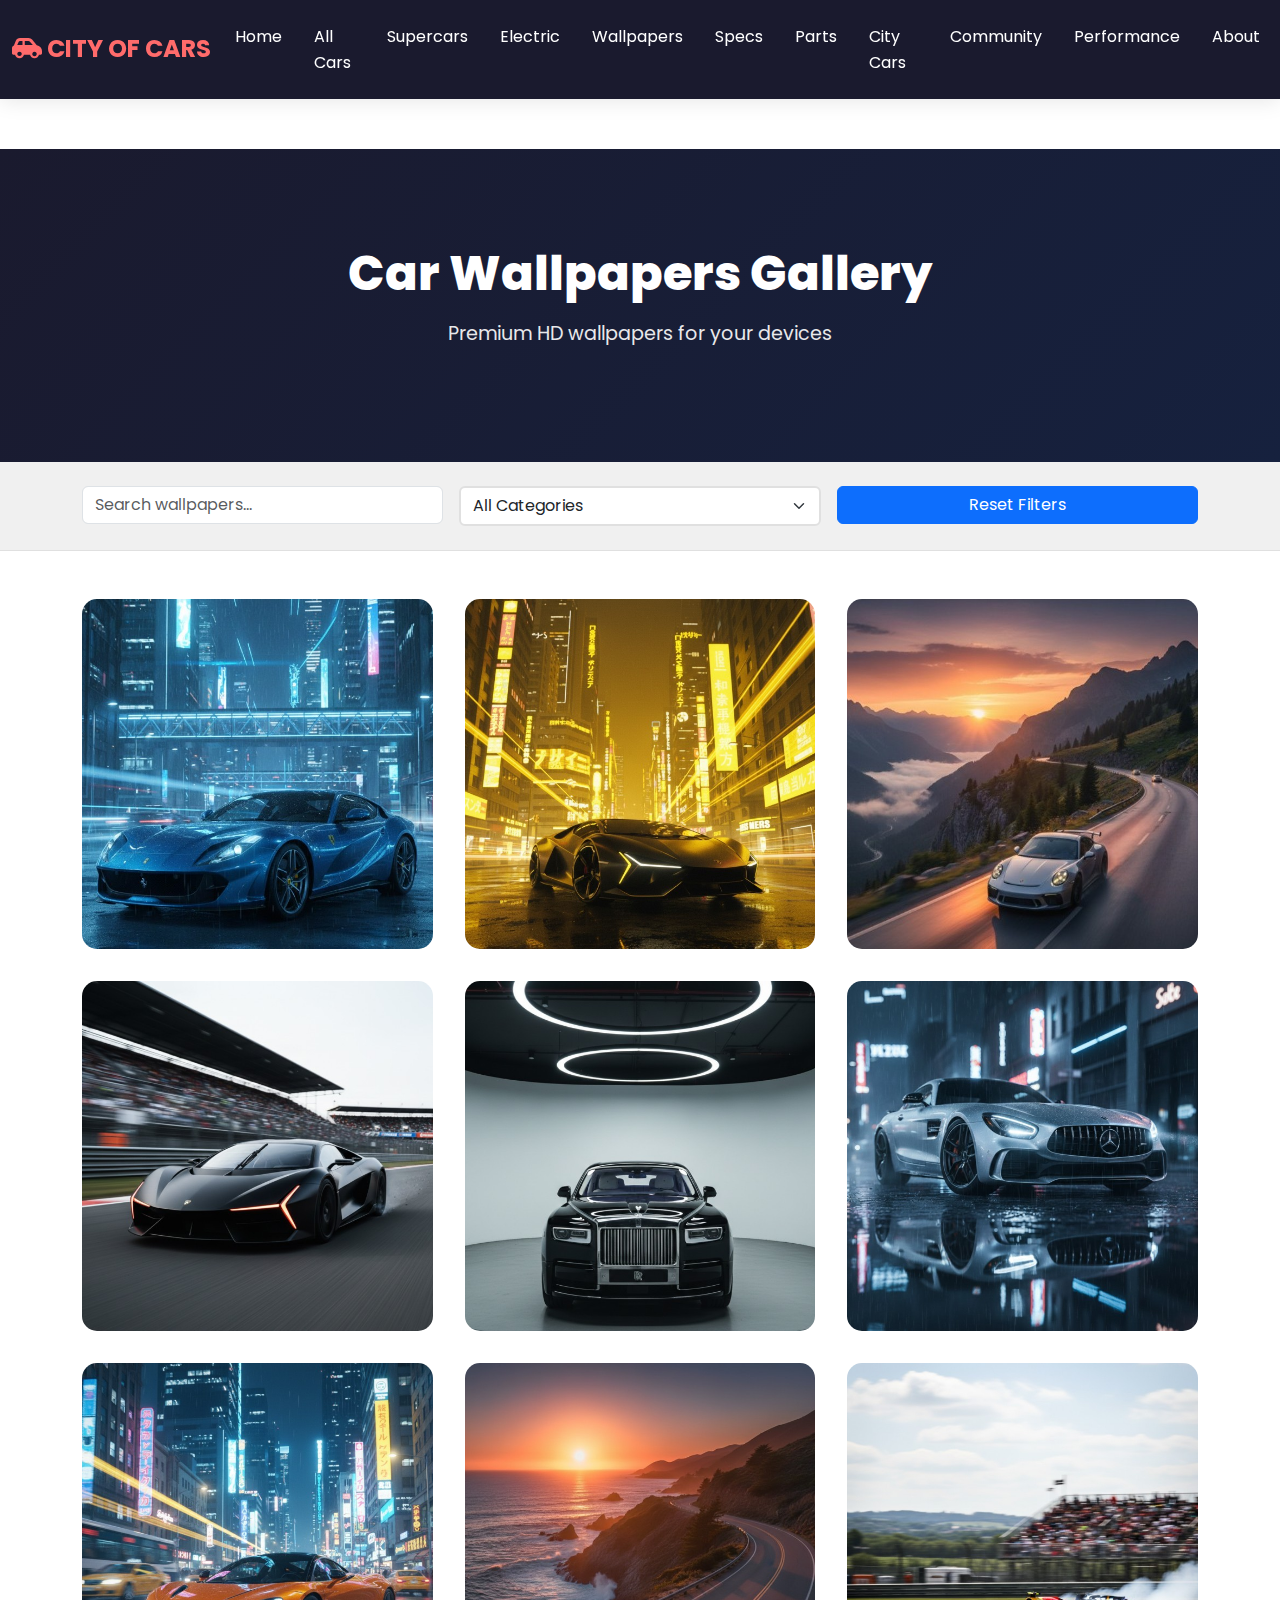
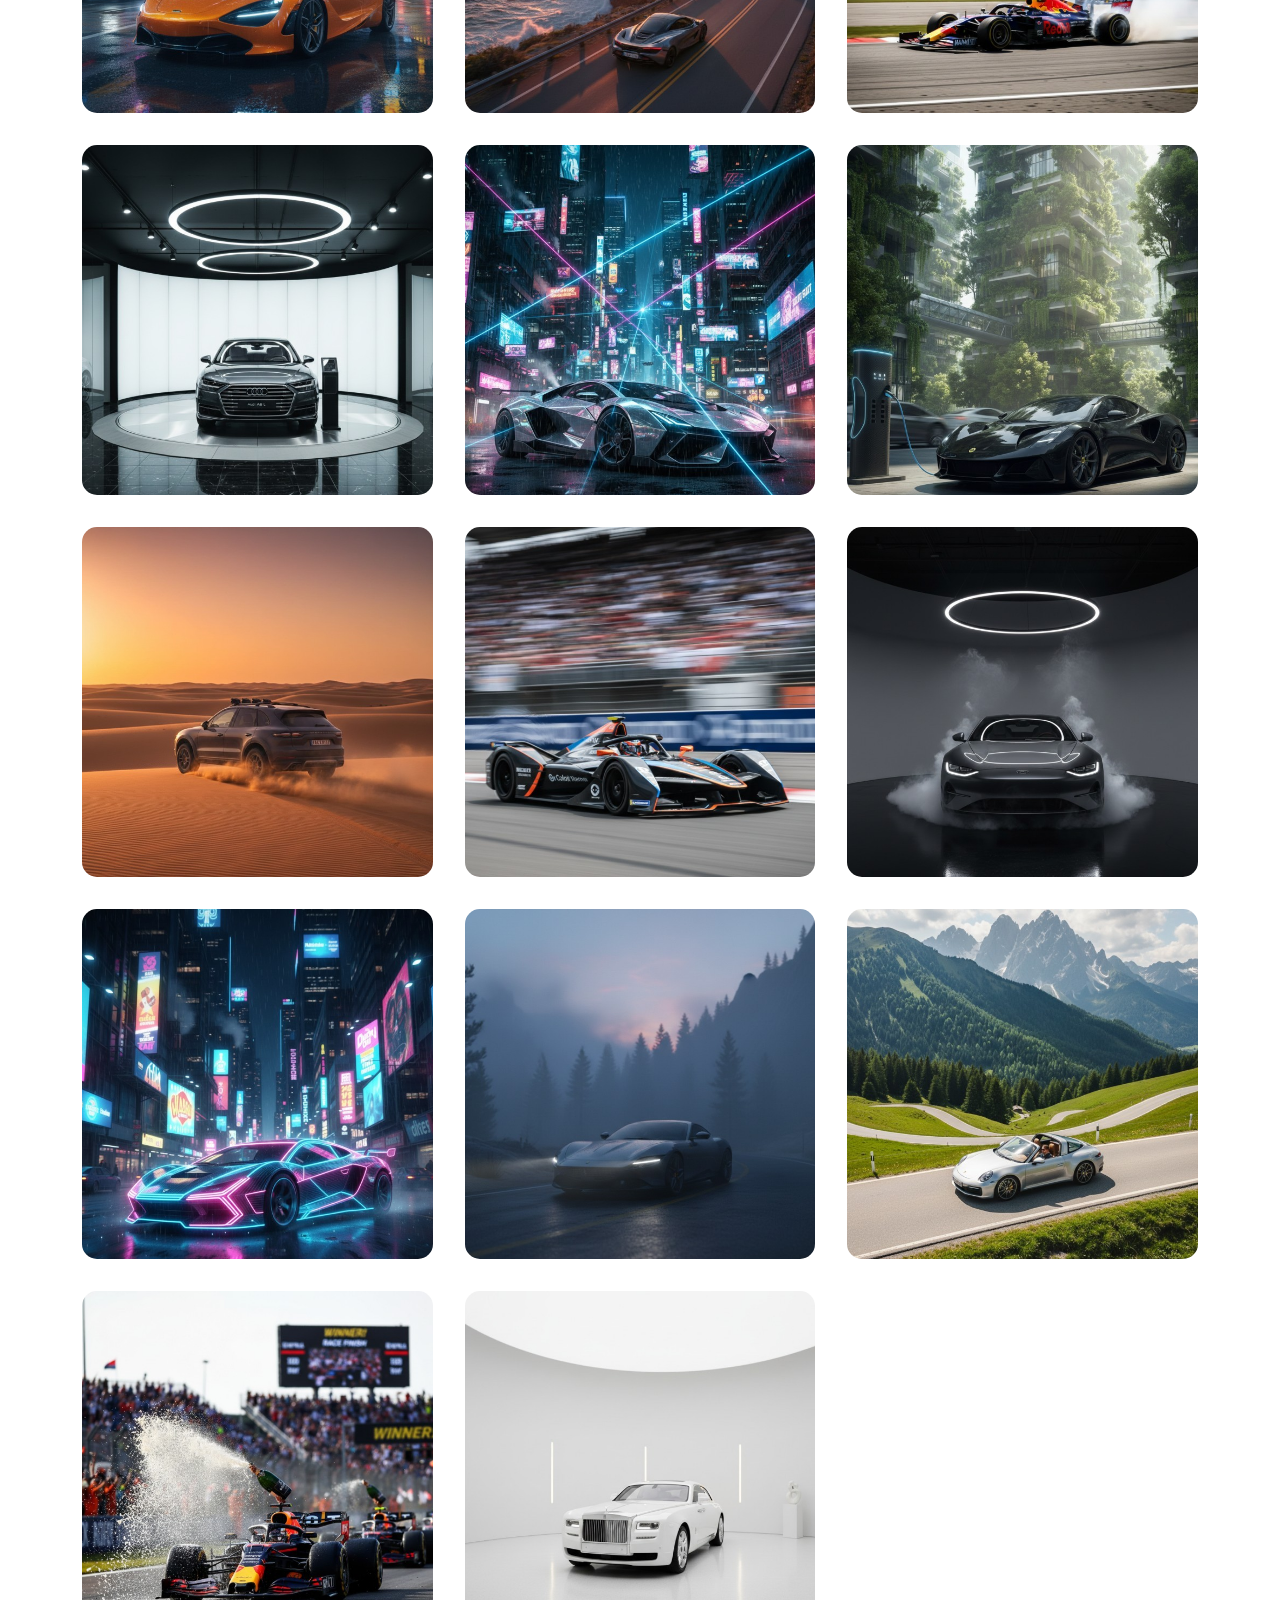
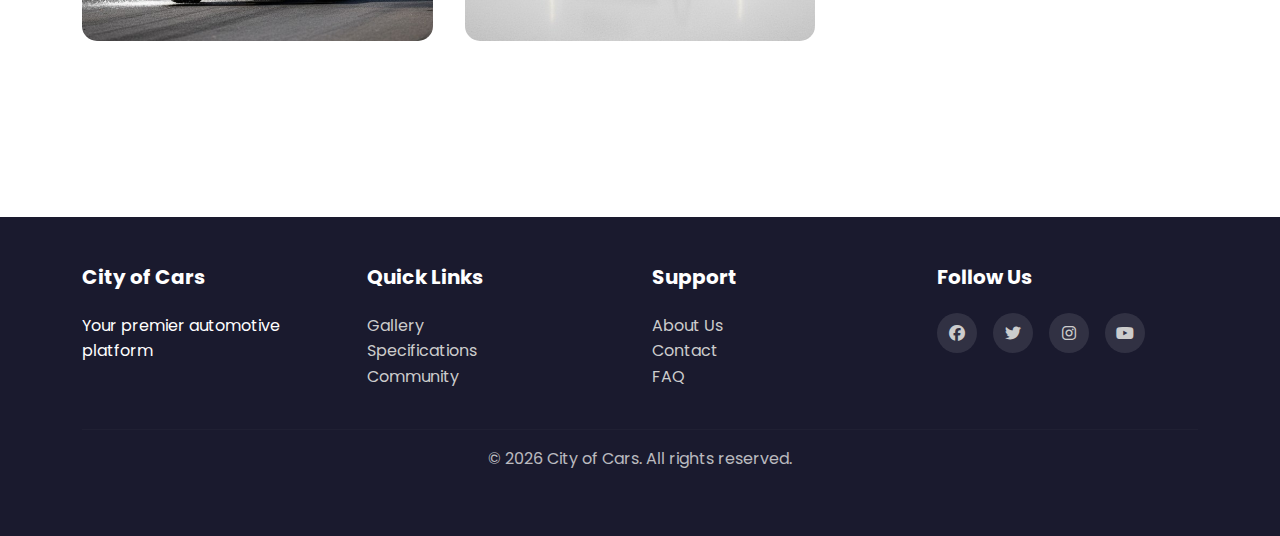
<file: wallpapers.html>
<!DOCTYPE html>
<html lang="en">

<head>
    <meta charset="UTF-8">
    <meta name="viewport" content="width=device-width, initial-scale=1.0">
    <meta name="description" content="High-quality car wallpapers collection for desktop and mobile">
    <title>Car Wallpapers - City of Cars</title>


    <!-- Google tag (gtag.js) -->
    <script async src="https://www.googletagmanager.com/gtag/js?id=G-DBQRST9S3Z"></script>
    <script>
        window.dataLayer = window.dataLayer || [];
        function gtag() { dataLayer.push(arguments); }
        gtag('js', new Date());

        gtag('config', 'G-DBQRST9S3Z');
    </script>

    <link href="https://cdn.jsdelivr.net/npm/bootstrap@5.3.0/dist/css/bootstrap.min.css" rel="stylesheet">
    <link rel="stylesheet" href="https://cdnjs.cloudflare.com/ajax/libs/font-awesome/6.4.0/css/all.min.css">
    <link
        href="https://fonts.googleapis.com/css2?family=Poppins:wght@300;400;600;700;800&family=Space+Mono:wght@400;700&display=swap"
        rel="stylesheet">
    <link rel="stylesheet" href="css/styles.css">
</head>

<body>
    <!-- Navigation -->
    <nav class="navbar navbar-expand-lg navbar-dark sticky-top" id="navbar">
        <div class="container-fluid">
            <a class="navbar-brand fw-bold" href="index.html">
                <i class="fas fa-car-side"></i> CITY OF CARS
            </a>
            <button class="navbar-toggler" type="button" data-bs-toggle="collapse" data-bs-target="#navbarNav">
                <span class="navbar-toggler-icon"></span>
            </button>
            <div class="collapse navbar-collapse" id="navbarNav">
                <ul class="navbar-nav ms-auto gap-3">
                    <li class="nav-item"><a class="nav-link" href="index.html">Home</a></li>
                    <li class="nav-item"><a class="nav-link" href="gallery.html">All Cars</a></li>
                    <li class="nav-item"><a class="nav-link" href="supercars.html">Supercars</a></li>
                    <li class="nav-item"><a class="nav-link" href="electric.html">Electric</a></li>
                    <li class="nav-item"><a class="nav-link active" href="wallpapers.html">Wallpapers</a></li>
                    <li class="nav-item"><a class="nav-link" href="specs.html">Specs</a></li>
                    <li class="nav-item"><a class="nav-link" href="parts.html">Parts</a></li>
                    <li class="nav-item"><a class="nav-link" href="city-cars.html">City Cars</a></li>
                    <li class="nav-item"><a class="nav-link" href="community.html">Community</a></li>
                    <li class="nav-item"><a class="nav-link active" href="performance.html">Performance</a></li>
                    <li class="nav-item"><a class="nav-link" href="about.html">About</a></li>
                </ul>
            </div>
        </div>
    </nav>

    <!-- Page Header -->
    <section class="page-header">
        <h1>Car Wallpapers Gallery</h1>
        <p>Premium HD wallpapers for your devices</p>
    </section>

    <!-- Filter Section -->
    <section class="filter-section py-4">
        <div class="container">
            <div class="row g-3">
                <div class="col-md-4">
                    <input type="text" class="form-control" id="wallpaperSearch" placeholder="Search wallpapers...">
                </div>
                <div class="col-md-4">
                    <select class="form-select" id="wallpaperCategory">
                        <option value="">All Categories</option>
                        <option value="Night">Night</option>
                        <option value="Urban">Urban</option>
                        <option value="Nature">Nature</option>
                        <option value="Track">Track</option>
                        <option value="Studio">Studio</option>
                    </select>
                </div>
                <div class="col-md-4">
                    <button class="btn btn-primary w-100" id="resetFilters">Reset Filters</button>
                </div>
            </div>
        </div>
    </section>

    <!-- Wallpapers Gallery -->
    <section class="gallery-section py-5">
        <div class="container">
            <div class="gallery-grid" id="wallpaperGallery">
                <!-- Image prompt: Ferrari 812 at night, blue lights, futuristic atmosphere -->
                <div class="wallpaper-item" data-category="Night">
                    <img src="./images/Ferrari-wall.jpg" alt="Night Wallpaper 1" loading="lazy">
                    <div class="gallery-overlay">
                        <h3>Neon Dreams</h3>
                        <button class="btn btn-sm btn-light"
                            onclick="downloadWallpaper('Neon Dreams', './images/Ferrari-wall.jpg')">
                            <i class="fas fa-download"></i> Download
                        </button>
                    </div>
                </div>

                <!-- Image prompt: Lamborghini in urban city, yellow neon signs -->
                <div class="wallpaper-item" data-category="Urban">
                    <img src="./images/Lamborghini-urban.jpg" alt="Urban Wallpaper 1" loading="lazy">
                    <div class="gallery-overlay">
                        <h3>City Lights</h3>
                        <button class="btn btn-sm btn-light"
                            onclick="downloadWallpaper('City Lights', './images/Lamborghini-urban.jpg')">
                            <i class="fas fa-download"></i> Download
                        </button>
                    </div>
                </div>

                <!-- Image prompt: Porsche on mountain road, sunset, scenic landscape -->
                <div class="wallpaper-item" data-category="Nature">
                    <img src="./images/Porsche-on-mountain.jpg" alt="Nature Wallpaper 1" loading="lazy">
                    <div class="gallery-overlay">
                        <h3>Mountain Drive</h3>
                        <button class="btn btn-sm btn-light"
                            onclick="downloadWallpaper('Mountain Drive', './images/Porsche-on-mountain.jpg')">
                            <i class="fas fa-download"></i> Download
                        </button>
                    </div>
                </div>

                <!-- Image prompt: Sports car on race track, high speed, dynamic motion -->
                <div class="wallpaper-item" data-category="Track">
                    <img src="./images/Sports-car-on race-track.jpg" alt="Track Wallpaper 1" loading="lazy">
                    <div class="gallery-overlay">
                        <h3>Track Beast</h3>
                        <button class="btn btn-sm btn-light"
                            onclick="downloadWallpaper('Track Beast', './images/Sports-car-on race-track.jpg')">
                            <i class="fas fa-download"></i> Download
                        </button>
                    </div>
                </div>

                <!-- Image prompt: Luxury car in studio, professional lighting, pristine -->
                <div class="wallpaper-item" data-category="Studio">
                    <img src="./images/Luxury-car-in-studio.jpg" alt="Studio Wallpaper 1" loading="lazy">
                    <div class="gallery-overlay">
                        <h3>Studio Elegance</h3>
                        <button class="btn btn-sm btn-light"
                            onclick="downloadWallpaper('Studio Elegance', './images/Luxury-car-in-studio.jpg')">
                            <i class="fas fa-download"></i> Download
                        </button>
                    </div>
                </div>

                <!-- Image prompt: Mercedes at night, rain on ground, reflective wet surface -->
                <div class="wallpaper-item" data-category="Night">
                    <img src="./images/Mercedes-at-night.jpg" alt="Night Wallpaper 2" loading="lazy">
                    <div class="gallery-overlay">
                        <h3>Rainy Night</h3>
                        <button class="btn btn-sm btn-light"
                            onclick="downloadWallpaper('Rainy Night', './images/Mercedes-at-night.jpg')">
                            <i class="fas fa-download"></i> Download
                        </button>
                    </div>
                </div>

                <!-- Image prompt: McLaren in downtown, tall buildings, traffic, busy streets -->
                <div class="wallpaper-item" data-category="Urban">
                    <img src="./images/McLaren-in-downtown.jpg" alt="Urban Wallpaper 2" loading="lazy">
                    <div class="gallery-overlay">
                        <h3>Downtown Rush</h3>
                        <button class="btn btn-sm btn-light"
                            onclick="downloadWallpaper('Downtown Rush', './images/McLaren-in-downtown.jpg')">
                            <i class="fas fa-download"></i> Download
                        </button>
                    </div>
                </div>

                <!-- Image prompt: Sports car on coastal road, ocean view, sunset -->
                <div class="wallpaper-item" data-category="Nature">
                    <img src="./images/Sports-car-on-coastal.jpg" alt="Nature Wallpaper 2" loading="lazy">
                    <div class="gallery-overlay">
                        <h3>Coastal Paradise</h3>
                        <button class="btn btn-sm btn-light"
                            onclick="downloadWallpaper('Coastal Paradise', './images/Sports-car-on-coastal.jpg')">
                            <i class="fas fa-download"></i> Download
                        </button>
                    </div>
                </div>

                <!-- Image prompt: Formula car drifting, smoke, racing circuit, high energy -->
                <div class="wallpaper-item" data-category="Track">
                    <img src="./images/Formula-car.jpg" alt="Track Wallpaper 2" loading="lazy">
                    <div class="gallery-overlay">
                        <h3>Drift King</h3>
                        <button class="btn btn-sm btn-light"
                            onclick="downloadWallpaper('Drift King', './images/Formula-car.jpg')">
                            <i class="fas fa-download"></i> Download
                        </button>
                    </div>
                </div>

                <!-- Image prompt: Luxury sedan in showroom, perfect lighting, showcase display -->
                <div class="wallpaper-item" data-category="Studio">
                    <img src="./images/Luxury-sedan.jpg" alt="Studio Wallpaper 2" loading="lazy">
                    <div class="gallery-overlay">
                        <h3>Showroom Pride</h3>
                        <button class="btn btn-sm btn-light"
                            onclick="downloadWallpaper('Showroom Pride', './images/Luxury-sedan.jpg')">
                            <i class="fas fa-download"></i> Download
                        </button>
                    </div>
                </div>

                <!-- Image prompt: Supercar at night, laser lights, cyberpunk aesthetic -->
                <div class="wallpaper-item" data-category="Night">
                    <img src="./images/Supercar-at-night.jpg" alt="Night Wallpaper 3" loading="lazy">
                    <div class="gallery-overlay">
                        <h3>Cyberpunk Vibes</h3>
                        <button class="btn btn-sm btn-light"
                            onclick="downloadWallpaper('Cyberpunk Vibes', './images/Supercar-at-night.jpg')">
                            <i class="fas fa-download"></i> Download
                        </button>
                    </div>
                </div>

                <!-- Image prompt: Exotic car in futuristic city, neon signs, holographic -->
                <div class="wallpaper-item" data-category="Urban">
                    <img src="./images/Exotic-car.jpg" alt="Urban Wallpaper 3" loading="lazy">
                    <div class="gallery-overlay">
                        <h3>Future City</h3>
                        <button class="btn btn-sm btn-light"
                            onclick="downloadWallpaper('Future City', './images/Exotic-car.jpg')">
                            <i class="fas fa-download"></i> Download
                        </button>
                    </div>
                </div>

                <!-- Image prompt: Car in desert landscape, sand dunes, golden hour sunset -->
                <div class="wallpaper-item" data-category="Nature">
                    <img src="./images/Car-in-desert.jpg" alt="Nature Wallpaper 3" loading="lazy">
                    <div class="gallery-overlay">
                        <h3>Desert Journey</h3>
                        <button class="btn btn-sm btn-light"
                            onclick="downloadWallpaper('Desert Journey', './images/Car-in-desert.jpg')">
                            <i class="fas fa-download"></i> Download
                        </button>
                    </div>
                </div>

                <!-- Image prompt: Racing car on track corner, speed lines, professional racing -->
                <div class="wallpaper-item" data-category="Track">
                    <img src="./images/Racing-car.jpg" alt="Track Wallpaper 3" loading="lazy">
                    <div class="gallery-overlay">
                        <h3>Apex Speed</h3>
                        <button class="btn btn-sm btn-light"
                            onclick="downloadWallpaper('Apex Speed', './images/Racing-car.jpg')">
                            <i class="fas fa-download"></i> Download
                        </button>
                    </div>
                </div>

                <!-- Image prompt: Premium car in studio with smoke effects, artistic lighting -->
                <div class="wallpaper-item" data-category="Studio">
                    <img src="./images/studio-smoke.jpg" alt="Studio Wallpaper 3" loading="lazy">
                    <div class="gallery-overlay">
                        <h3>Smoke Dreams</h3>
                        <button class="btn btn-sm btn-light"
                            onclick="downloadWallpaper('Smoke Dreams', './images/studio-smoke.jpg')">
                            <i class="fas fa-download"></i> Download
                        </button>
                    </div>
                </div>

                <!-- Image prompt: Neon car in night city, electric vibes, dramatic lighting -->
                <div class="wallpaper-item" data-category="Night">
                    <img src="./images/Neon-car.jpg" alt="Night Wallpaper 4" loading="lazy">
                    <div class="gallery-overlay">
                        <h3>Electric Nights</h3>
                        <button class="btn btn-sm btn-light"
                            onclick="downloadWallpaper('Electric Nights', './images/Neon-car.jpg')">
                            <i class="fas fa-download"></i> Download
                        </button>
                    </div>
                </div>

                <!-- Image prompt: Sports car in dense fog, moody atmosphere, mysterious -->
                <div class="wallpaper-item" data-category="Urban">
                    <img src="./images/car-fog.jpg" alt="Urban Wallpaper 4" loading="lazy">
                    <div class="gallery-overlay">
                        <h3>Foggy Streets</h3>
                        <button class="btn btn-sm btn-light"
                            onclick="downloadWallpaper('Foggy Streets', './images/car-fog.jpg')">
                            <i class="fas fa-download"></i> Download
                        </button>
                    </div>
                </div>

                <!-- Image prompt: Convertible on scenic mountain pass, green landscape -->
                <div class="wallpaper-item" data-category="Nature">
                    <img src="./images/Convertible.jpg" alt="Nature Wallpaper 4" loading="lazy">
                    <div class="gallery-overlay">
                        <h3>Green Heaven</h3>
                        <button class="btn btn-sm btn-light"
                            onclick="downloadWallpaper('Green Heaven', './images/Convertible.jpg')">
                            <i class="fas fa-download"></i> Download
                        </button>
                    </div>
                </div>

                <!-- Image prompt: F1 car intense racing action, champagne spray, victory lap -->
                <div class="wallpaper-item" data-category="Track">
                    <img src="./images/F1-intense.jpg" alt="Track Wallpaper 4" loading="lazy">
                    <div class="gallery-overlay">
                        <h3>Champion Victory</h3>
                        <button class="btn btn-sm btn-light"
                            onclick="downloadWallpaper('Champion Victory', './images/F1-intense.jpg')">
                            <i class="fas fa-download"></i> Download
                        </button>
                    </div>
                </div>

                <!-- Image prompt: Ultra luxury car in white room, minimalist design, pure elegance -->
                <div class="wallpaper-item" data-category="Studio">
                    <img src="./images/luxury-car.jpg" alt="Studio Wallpaper 4" loading="lazy">
                    <div class="gallery-overlay">
                        <h3>Pure Luxury</h3>
                        <button class="btn btn-sm btn-light"
                            onclick="downloadWallpaper('Pure Luxury', './images/luxury-car.jpg')">
                            <i class="fas fa-download"></i> Download
                        </button>
                    </div>
                </div>
            </div>
        </div>
    </section>

    <!-- Footer -->
    <footer class="footer py-5">
        <div class="container">
            <div class="row mb-4">
                <div class="col-md-3">
                    <h5>City of Cars</h5>
                    <p>Your premier automotive platform</p>
                </div>
                <div class="col-md-3">
                    <h5>Quick Links</h5>
                    <ul class="list-unstyled">
                        <li><a href="gallery.html">Gallery</a></li>
                        <li><a href="specs.html">Specifications</a></li>
                        <li><a href="community.html">Community</a></li>
                    </ul>
                </div>
                <div class="col-md-3">
                    <h5>Support</h5>
                    <ul class="list-unstyled">
                        <li><a href="about.html">About Us</a></li>
                        <li><a href="about.html">Contact</a></li>
                        <li><a href="#">FAQ</a></li>
                    </ul>
                </div>
                <div class="col-md-3">
                    <h5>Follow Us</h5>
                    <div class="social-links">
                        <a href="https://x.com/Sukhdeep0004?t=tMtMPPhwS-i0hpK3bpZm5Q&s=09" target="_blank"><i
                                class="fab fa-facebook"></i></a>
                        <a href="https://x.com/Sukhdeep0004?t=tMtMPPhwS-i0hpK3bpZm5Q&s=09" target="_blank"><i
                                class="fab fa-twitter"></i></a>
                        <a href="https://x.com/Sukhdeep0004?t=tMtMPPhwS-i0hpK3bpZm5Q&s=09" target="_blank"><i
                                class="fab fa-instagram"></i></a>
                        <a href="https://x.com/Sukhdeep0004?t=tMtMPPhwS-i0hpK3bpZm5Q&s=09" target="_blank"><i
                                class="fab fa-youtube"></i></a>
                    </div>
                </div>
            </div>
            <hr>
            <div class="text-center text-footer1">
                <p>&copy; 2026 City of Cars. All rights reserved.</p>
            </div>
        </div>
    </footer>

    <!-- Back to Top Button -->
    <button id="backToTop" class="back-to-top">
        <i class="fas fa-arrow-up"></i>
    </button>

    <script src="https://cdn.jsdelivr.net/npm/bootstrap@5.3.0/dist/js/bootstrap.bundle.min.js"></script>
    <script src="js/main.js"></script>
    <script src="js/wallpapers.js"></script>
</body>

</html>
</file>
<file: css/styles.css>
.navbar,body{transition:.3s}.form-select:focus,.search-input:focus{box-shadow:0 0 0 3px rgba(255,107,107,.1)}.hero-title,.page-header h1{margin-bottom:1rem;font-weight:800}.cta-card,.gallery-overlay p,.hero-content,.page-header,.team-card,.value-card{text-align:center}*{margin:0;padding:0;box-sizing:border-box}:root{--primary:#ff6b6b;--secondary:#1a1a2e;--dark:#16213e;--light:#f0f0f0;--text:#333;--border:#e0e0e0;--success:#00d4ff}html{scroll-behavior:smooth}body{font-family:Poppins,sans-serif;color:var(--text);background:#fff;line-height:1.6}.text-footer1{--bs-text-opacity:1;color:rgb(241 241 241 / 75%)!important}.nav-link:hover,.navbar-brand{color:var(--primary)!important}.preloader{position:fixed;top:0;left:0;width:100%;height:100%;background:var(--secondary);display:flex;justify-content:center;align-items:center;z-index:9999;animation:.6s ease-out 2s forwards fadeOut}.featured-car-card,.hero-section{align-items:center;display:flex;overflow:hidden}.spinner{width:60px;height:60px}.spinner-ring{border:5px solid rgba(255,255,255,.3);border-top:5px solid var(--primary);border-radius:50%;width:100%;height:100%;animation:1s linear infinite spin}@keyframes spin{0%{transform:rotate(0)}100%{transform:rotate(360deg)}}@keyframes fadeOut{to{opacity:0;visibility:hidden}}.navbar{background:var(--secondary)!important;padding:1rem 0!important;box-shadow:0 2px 20px rgba(0,0,0,.1)}.navbar-brand{font-size:1.5rem}.nav-link{color:#fff!important;position:relative}.nav-link::after{content:'';position:absolute;bottom:-5px;left:0;width:0;height:2px;background:var(--primary);transition:width .3s}.nav-link:hover::after{width:100%}.hero-section{position:relative;height:100vh;justify-content:center;color:#fff}.video-background,.video-overlay{position:absolute;width:100%;top:0;left:0}.video-background{height:100%;overflow:hidden}.video-background video{width:100%;height:100%;object-fit:cover}.video-overlay{height:100%;background:rgba(0,0,0,.5)}.hero-content{position:relative;z-index:10}.hero-title{font-size:4rem;text-shadow:2px 2px 10px rgba(0,0,0,.5);animation:.8s slideDown}.hero-subtitle{font-size:1.5rem;margin-bottom:2rem;animation:.8s .2s both slideUp}.hero-buttons{animation:.8s .4s both slideUp}.hero-buttons .btn{margin:0 1rem;padding:12px 30px;font-size:1.1rem;font-weight:600;transition:.3s}.hero-buttons .btn-primary{background:var(--primary);border:none}.back-to-top:hover,.search-btn:hover{background:#ff5252}.hero-buttons .btn-primary:hover{background:#ff5252;transform:translateY(-3px);box-shadow:0 10px 25px rgba(255,107,107,.3)}@keyframes slideDown{from{opacity:0;transform:translateY(-30px)}to{opacity:1;transform:translateY(0)}}@keyframes slideUp{from{opacity:0;transform:translateY(30px)}to{opacity:1;transform:translateY(0)}}.search-section{background:var(--light);border-top:1px solid var(--border);border-bottom:1px solid var(--border)}.search-bar-wrapper{position:relative;display:flex}.search-input{flex:1;padding:15px 20px;border:2px solid var(--border);border-radius:10px 0 0 10px;font-size:1rem;transition:.3s}.search-input:focus{outline:0;border-color:var(--primary)}.search-btn{padding:15px 25px;background:var(--primary);color:#fff;border:none;border-radius:0 10px 10px 0;cursor:pointer;transition:.3s}.form-select{border:2px solid var(--border);transition:.3s}.form-select:focus{border-color:var(--primary)}.page-header{background:linear-gradient(135deg,var(--secondary) 0,var(--dark) 100%);color:#fff;padding:6rem 0;margin-top:50px}.page-header h1{font-size:3rem}.page-header p{font-size:1.2rem;opacity:.9}.featured-section,.mission-section{padding:5rem 0}.featured-car-card{gap:2rem;background:var(--light);border-radius:15px;padding:2rem;transition:.3s}.featured-car-card:hover{transform:translateY(-5px);box-shadow:0 20px 40px rgba(0,0,0,.15)}.featured-car-card img{width:100%;max-width:400px;border-radius:10px;object-fit:cover}.featured-car-info h3{font-size:2rem;margin-bottom:.5rem}.specs-row{display:flex;gap:2rem;margin:1.5rem 0;font-size:1.1rem}.specs-row span{display:flex;align-items:center;gap:.5rem}.gallery-grid{display:grid;grid-template-columns:repeat(auto-fill,minmax(300px,1fr));gap:2rem;margin-bottom:3rem}.city-car-item,.electric-item,.gallery-item,.supercar-item,.wallpaper-item{position:relative;overflow:hidden;border-radius:15px;cursor:pointer;transition:.3s}.city-car-item img,.electric-item img,.gallery-item img,.supercar-item img,.wallpaper-item img{width:100%;height:350px;object-fit:cover;transition:transform .3s}.city-car-item:hover img,.electric-item:hover img,.gallery-item:hover img,.product-card:hover .product-image img,.supercar-item:hover img,.wallpaper-item:hover img{transform:scale(1.1)}.gallery-overlay{position:absolute;top:0;left:0;width:100%;height:100%;background:rgba(0,0,0,.7);display:flex;flex-direction:column;align-items:center;justify-content:center;gap:1rem;opacity:0;transition:opacity .3s}.brand-card,.social-links a{align-items:center;display:flex}.city-car-item:hover .gallery-overlay,.electric-item:hover .gallery-overlay,.gallery-item:hover .gallery-overlay,.product-card:hover .product-overlay,.supercar-item:hover .gallery-overlay,.wallpaper-item:hover .gallery-overlay{opacity:1}.gallery-overlay h3{color:#fff;font-size:1.5rem;text-align:center}.gallery-overlay p{color:#fff}.brands-section{padding:5rem 0;background:var(--light)}.brands-carousel{display:grid;grid-template-columns:repeat(auto-fit,minmax(150px,1fr));gap:2rem}.brand-card{background:#fff;padding:2rem;border-radius:15px;justify-content:center;transition:.3s;cursor:pointer;min-height:150px}.brand-card:hover,.value-card:hover{transform:translateY(-10px);box-shadow:0 20px 40px rgba(0,0,0,.1)}.brand-card img{max-width:100%;max-height:100px;object-fit:contain}.stats-section{background:var(--secondary);color:#fff;padding:5rem 0}.counter,.footer a:hover{color:var(--primary)}.stat-card{padding:2rem}.counter{font-size:3rem;font-weight:800}.stat-card p{font-size:1.2rem;margin-top:.5rem}.cta-section{background:linear-gradient(135deg,var(--primary) 0,#ff5252 100%);color:#fff}.cta-card{padding:4rem 2rem}.cta-card h2{font-size:2.5rem;margin-bottom:1rem}.cta-card p{font-size:1.2rem;margin-bottom:2rem}.footer{background:var(--secondary);color:#fff;margin-top:5rem}.footer h5{font-weight:700;margin-bottom:1.5rem}.like-btn.liked,.user-info h5{font-weight:600}.footer a{color:#ccc;text-decoration:none;transition:color .3s}.footer hr{border-color:rgba(255,255,255,.1)}.social-links{display:flex;gap:1rem}.social-links a{width:40px;height:40px;justify-content:center;background:rgba(255,255,255,.1);border-radius:50%;transition:.3s}.social-links a:hover{background:var(--primary);color:#fff!important}.back-to-top{position:fixed;bottom:30px;right:30px;width:50px;height:50px;background:var(--primary);color:#fff;border:none;border-radius:50%;cursor:pointer;display:none;align-items:center;justify-content:center;z-index:999;transition:.3s;font-size:1.2rem}.product-card,.specs-card{background:var(--light);transition:.3s}.back-to-top:hover{transform:translateY(-5px)}.back-to-top.show{display:flex}.community-feed,.parts-section,.specs-section{padding:4rem 0}.specs-card{border-radius:15px;padding:2rem;border:2px solid transparent}.specs-card:hover{border-color:var(--primary);transform:translateY(-5px)}.specs-card img{width:100%;border-radius:10px;margin-bottom:1rem;object-fit:cover}.specs-details{margin:1.5rem 0}.specs-details p{margin:.5rem 0;font-size:.95rem}.product-card{border-radius:15px;overflow:hidden}.product-card:hover{transform:translateY(-10px);box-shadow:0 20px 40px rgba(0,0,0,.15)}.product-image{position:relative;overflow:hidden}.product-image img{width:100%;height:300px;object-fit:cover;transition:transform .3s}.product-overlay{position:absolute;top:0;left:0;width:100%;height:100%;background:rgba(0,0,0,.7);display:flex;align-items:center;justify-content:center;opacity:0;transition:opacity .3s}.product-info{padding:1.5rem}.product-info h5{margin-bottom:.5rem}.rating{color:#ffc107;margin:.5rem 0}.like-btn.liked,.price,.value-card i{color:var(--primary)}.price{font-size:1.5rem;font-weight:700}.create-post-section,.filter-section{background:var(--light);border-bottom:1px solid var(--border)}.create-post-card{background:#fff;padding:2rem;border-radius:15px}.community-post{background:var(--light);border-radius:15px;padding:2rem;margin-bottom:2rem;border:1px solid var(--border);transition:.3s}.community-post:hover{box-shadow:0 10px 30px rgba(0,0,0,.1)}.post-header{display:flex;align-items:center;gap:1rem;margin-bottom:1.5rem}.user-avatar{width:50px;height:50px;border-radius:50%;object-fit:cover}.post-image,.team-card img{width:100%;object-fit:cover}.user-info{flex:1}.user-info h5{margin:0}.user-info p{margin:0;font-size:.85rem}.post-image{border-radius:10px;margin:1rem 0}.post-actions{display:flex;gap:1rem;margin-top:1.5rem;padding-top:1.5rem;border-top:1px solid var(--border)}.section-title{font-size:2.5rem;font-weight:800;color:var(--text)}.modal-content{border:none;border-radius:15px;background:#fff;color:#333}.modal-header{border-bottom:1px solid var(--border)}.modal-footer{border-top:1px solid var(--border)}.value-card{background:#fff;padding:2rem;border-radius:15px;transition:.3s;height:100%}.value-card i{font-size:3rem;margin-bottom:1rem}.team-card img{border-radius:10px;margin-bottom:1rem;height:250px}.contact-info{padding:1.5rem 0;color:#333}.contact-info p{color:#333}.contact-info a{color:var(--primary);text-decoration:none}.contact-info a:hover{color:#ff5252;text-decoration:underline}.social-icon{width:60px;height:60px;display:inline-flex;align-items:center;justify-content:center;background:var(--primary);color:#fff;border-radius:50%;margin:0 .5rem;transition:.3s;font-size:1.5rem}.social-icon:hover{transform:translateY(-5px);box-shadow:0 10px 25px rgba(255,107,107,.3)}.contact-section{background:var(--light)}@media (max-width:768px){.gallery-grid{grid-template-columns:repeat(auto-fill,minmax(200px,1fr));gap:1rem;grid-template-columns:repeat(auto-fill,minmax(150px,1fr))}.hero-title{font-size:2.5rem}.hero-subtitle{font-size:1.2rem}.hero-buttons .btn{margin:.5rem;font-size:1rem}.page-header h1{font-size:2rem}.featured-car-card,.specs-row{flex-direction:column}.featured-car-card img{max-width:100%}.post-header{flex-wrap:wrap}}@media (max-width:480px){.hero-title{font-size:1.8rem}.page-header{padding:4rem 1rem}.page-header h1{font-size:1.5rem}.back-to-top{bottom:20px;right:20px;width:45px;height:45px}.gallery-grid{grid-template-columns:1fr}.brands-carousel{grid-template-columns:repeat(2,1fr)}}img{display:block}.gallery-item,.product-card,.team-card,.value-card{will-change:transform;transform:translateZ(0)}.nav-link,a,button{transition:.3s cubic-bezier(.4, 0, .2, 1)}
</file>
